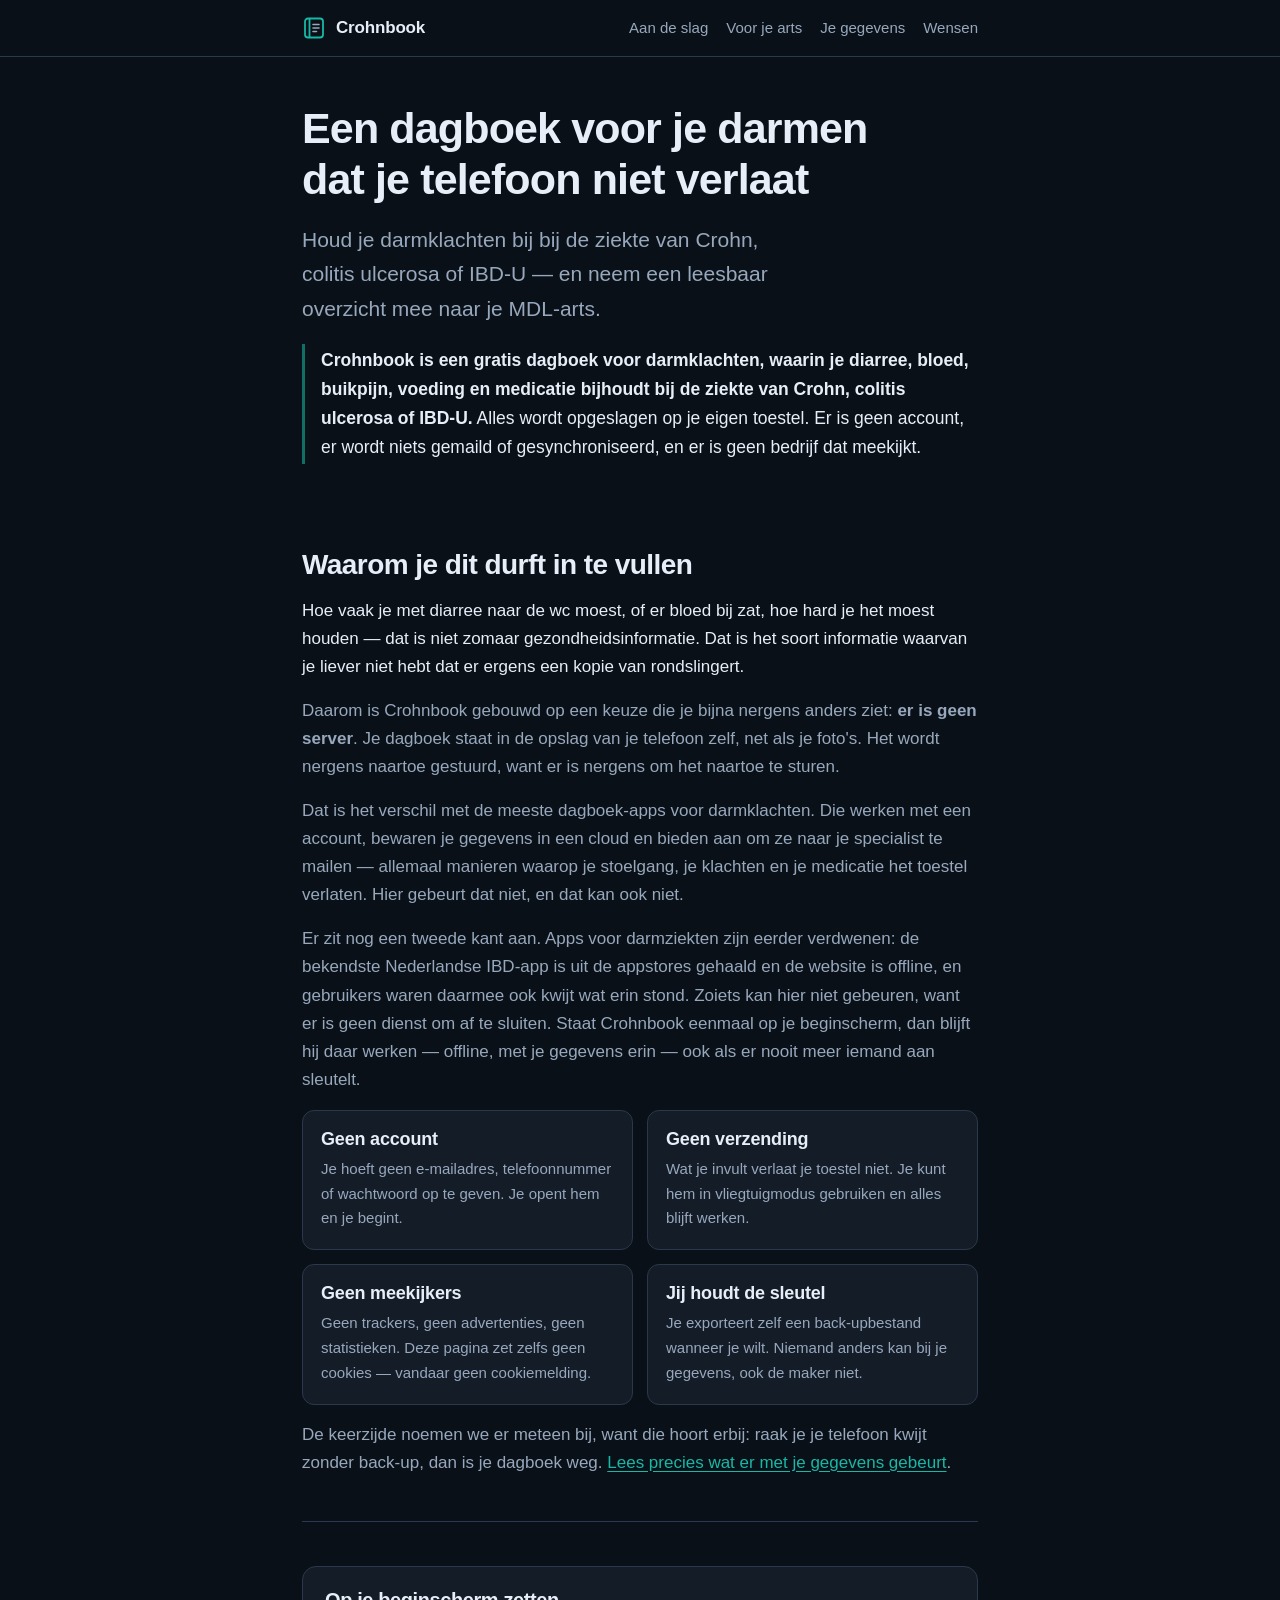
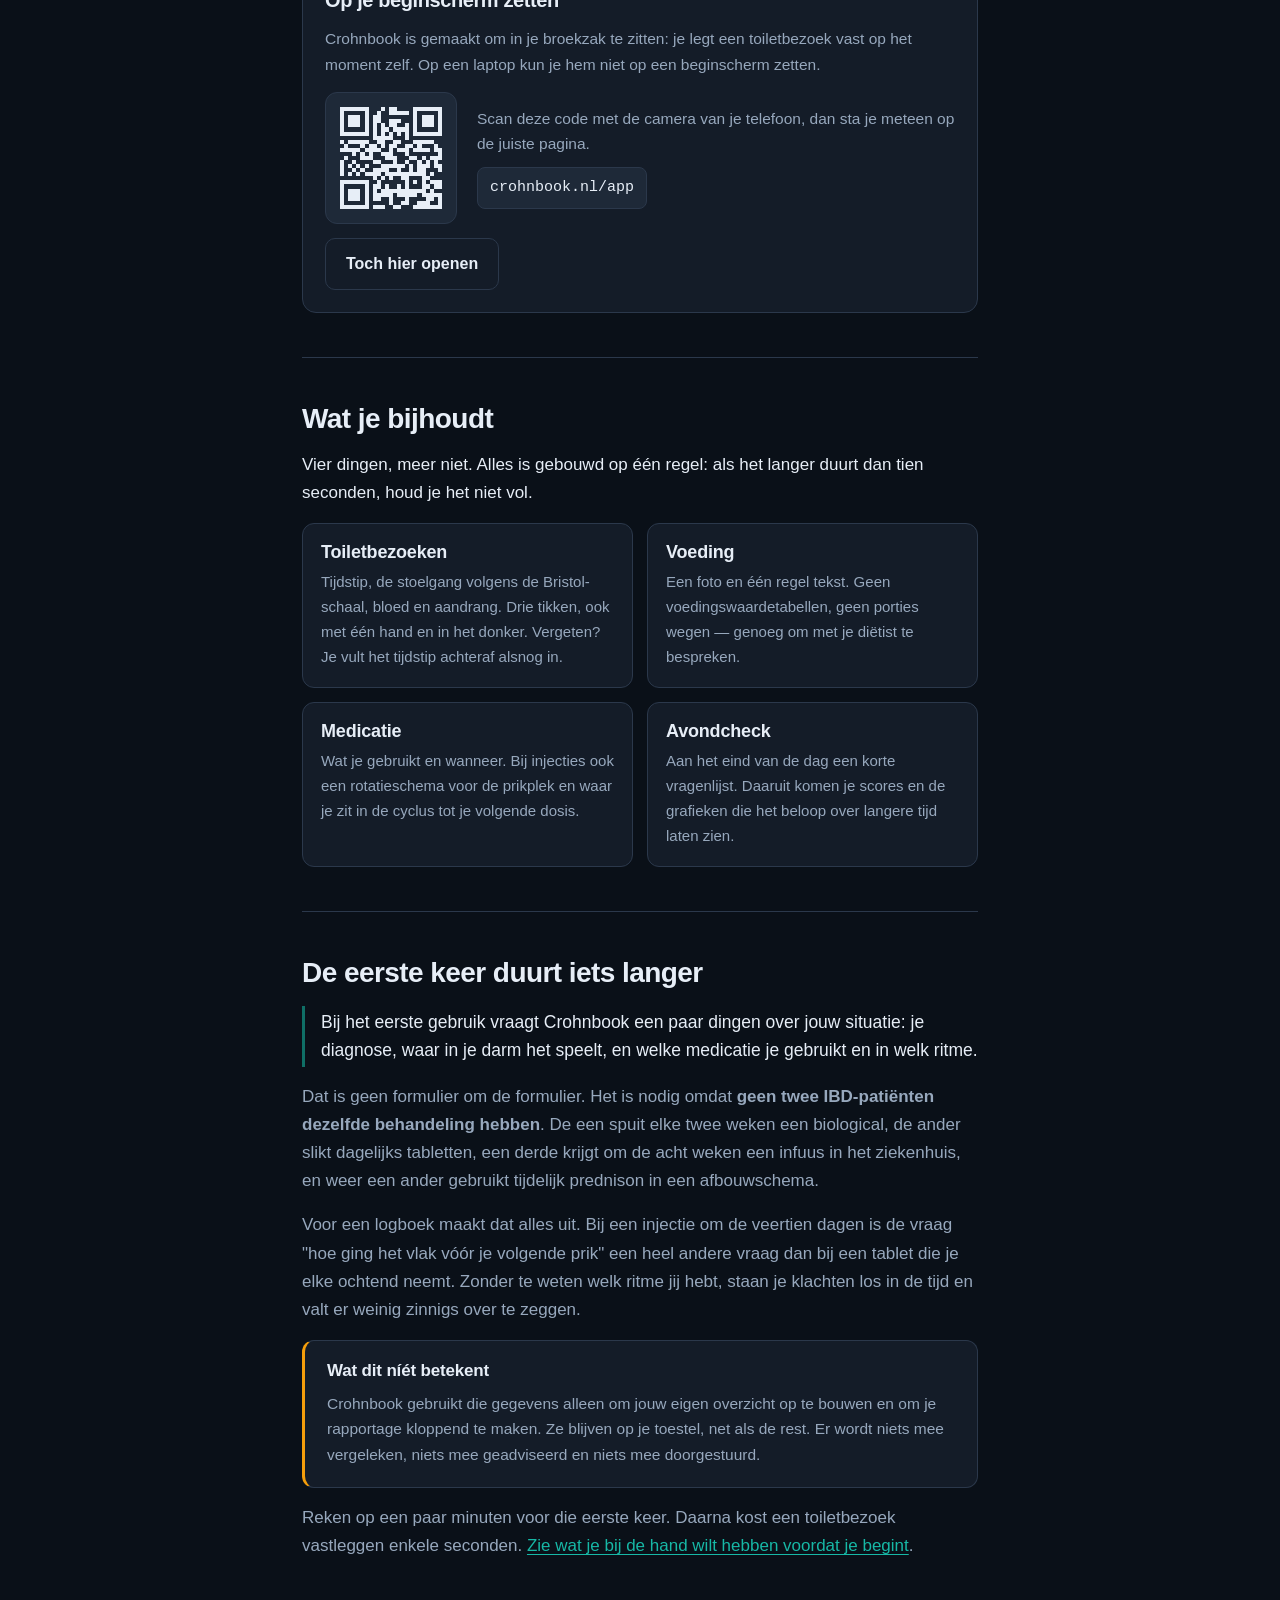
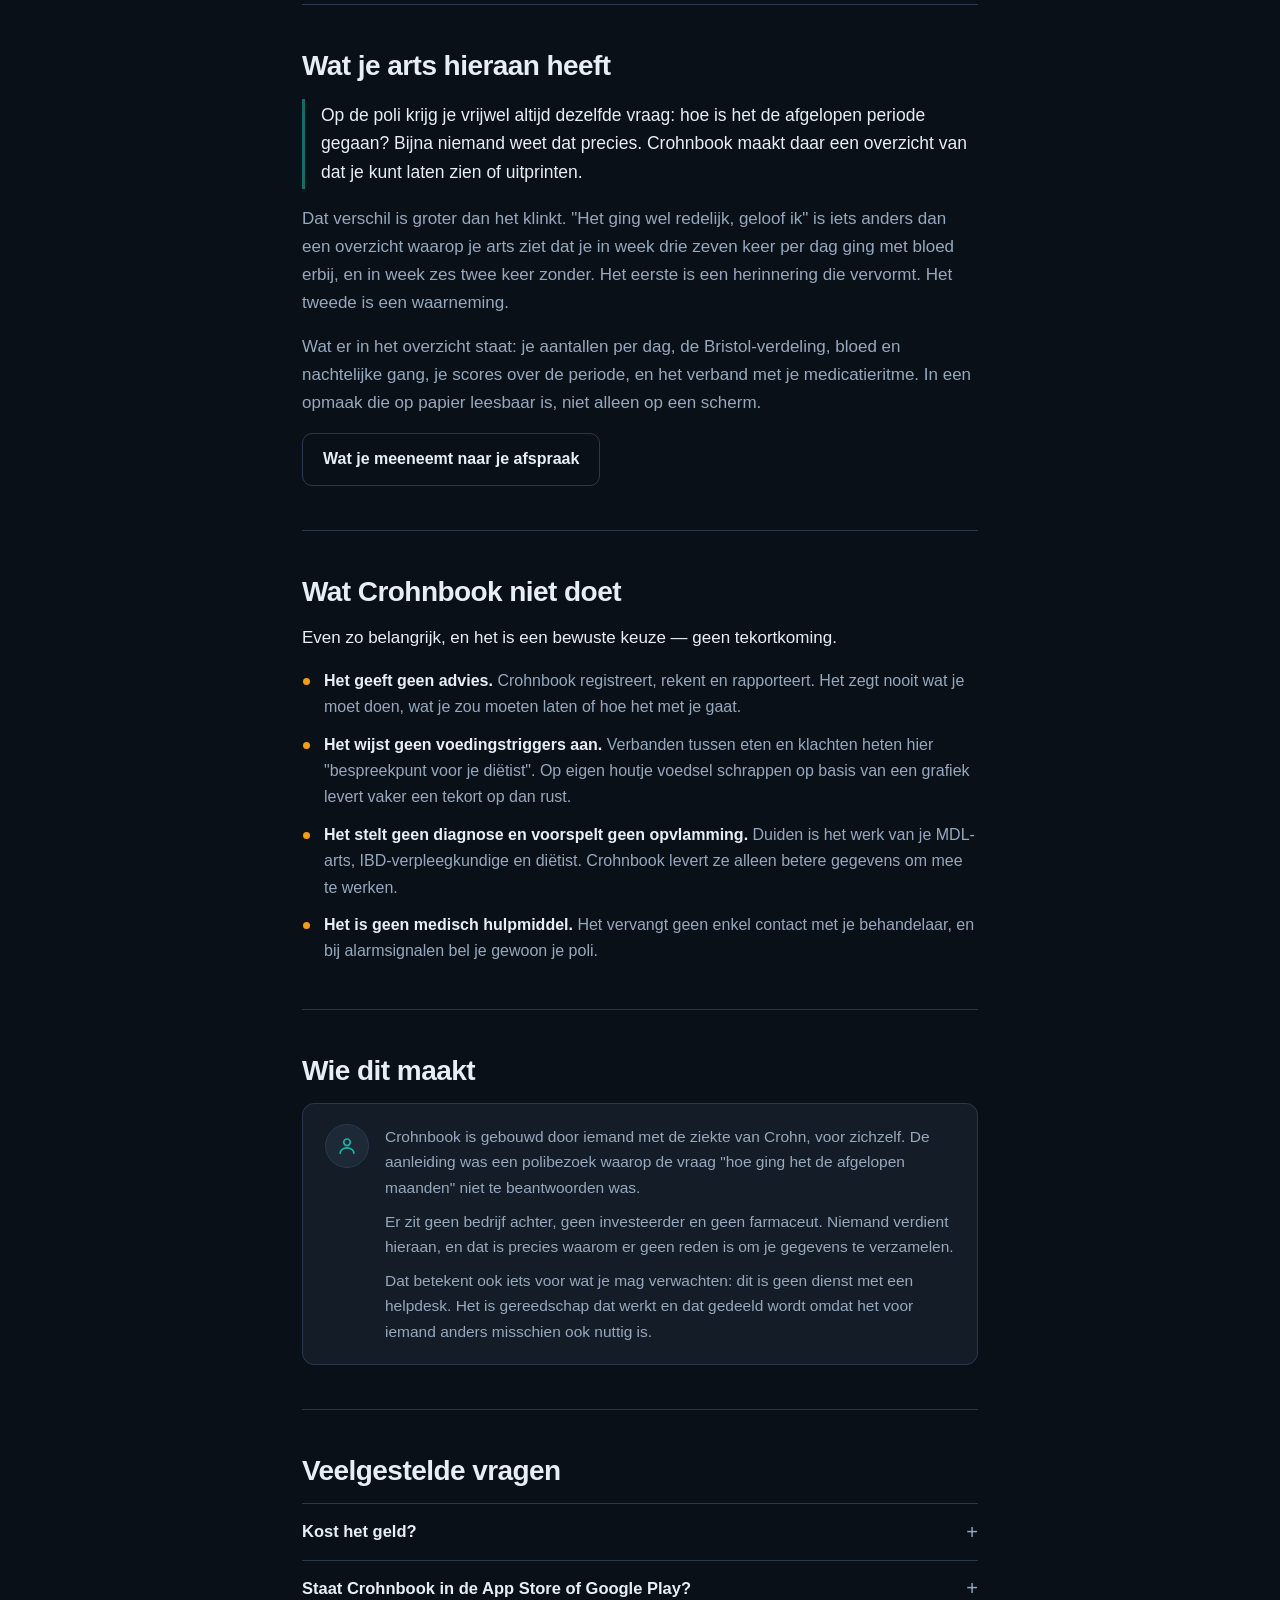
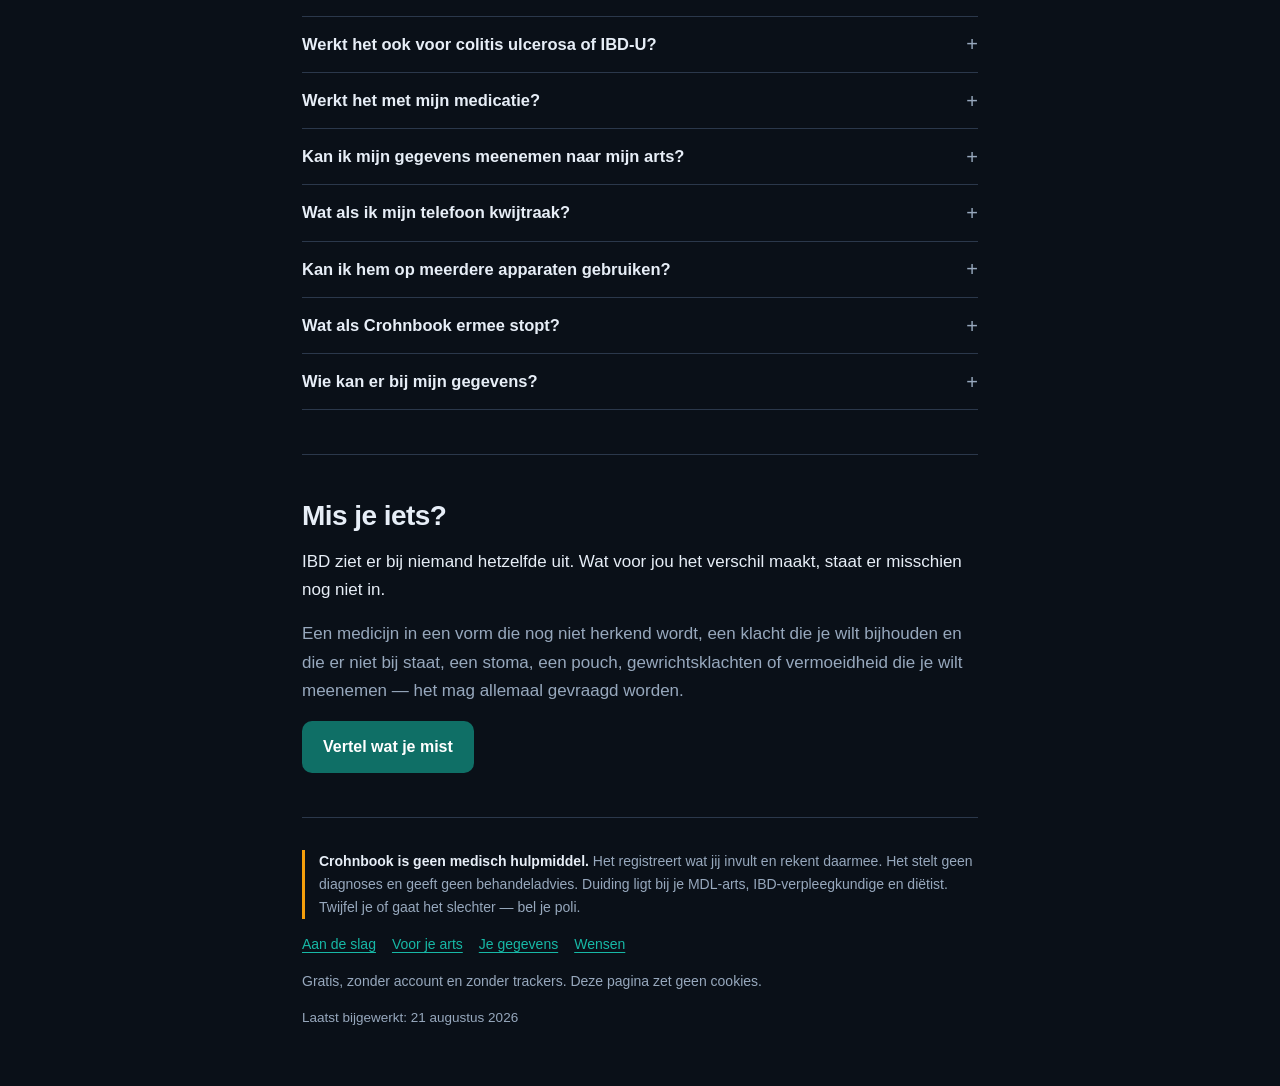
<file: index.html>
<!doctype html>
<html lang="nl">
<head>
<meta charset="UTF-8">
<meta name="viewport" content="width=device-width, initial-scale=1">
<title>Dagboek voor Crohn en colitis bijhouden op je telefoon — Crohnbook</title>
<meta name="description" content="Gratis dagboek voor darmklachten bij de ziekte van Crohn, colitis ulcerosa of IBD-U. Houd diarree, bloed, buikpijn, voeding en medicatie bij en neem een leesbaar overzicht mee naar je MDL-arts. Geen account, en niets wordt gemaild of gesynchroniseerd: je gegevens blijven op je eigen telefoon.">
<link rel="canonical" href="https://crohnbook.nl/">
<meta name="theme-color" content="#0a1018">

<meta property="og:type" content="website">
<meta property="og:locale" content="nl_NL">
<meta property="og:url" content="https://crohnbook.nl/">
<meta property="og:site_name" content="Crohnbook">
<meta property="og:title" content="Dagboek voor Crohn en colitis bijhouden op je telefoon — Crohnbook">
<meta property="og:description" content="Houd je darmklachten bij en neem een leesbaar overzicht mee naar je MDL-arts. Geen account, en niets wordt gemaild of gesynchroniseerd.">
<meta property="og:image" content="https://crohnbook.nl/app/icon-512.png">
<meta name="twitter:card" content="summary">

<link rel="icon" href="/app/icon-192.png">
<link rel="apple-touch-icon" href="/app/apple-touch-icon.png">
<link rel="stylesheet" href="/stijl.css">
</head>
<body>

<div class="topbalk">
  <div class="wrap">
    <a class="merk" href="/">
      <svg width="24" height="24" viewBox="0 0 24 24" fill="none" aria-hidden="true">
        <rect x="3" y="2.5" width="18" height="19" rx="3" stroke="#17b8a6" stroke-width="1.8"/>
        <path d="M7.5 2.5v19" stroke="#17b8a6" stroke-width="1.8"/>
        <path d="M11 8.5h6M11 12h6M11 15.5h3.5" stroke="#97a8bd" stroke-width="1.6" stroke-linecap="round"/>
      </svg>
      Crohnbook
    </a>
    <nav aria-label="Hoofdmenu">
      <a href="/aan-de-slag/">Aan de slag</a>
      <a href="/voor-je-arts/">Voor je arts</a>
      <a href="/privacy/">Je gegevens</a>
      <a href="/wensen/">Wensen</a>
    </nav>
  </div>
</div>

<div class="wrap">

  <header class="kop">
    <h1>Een dagboek voor je darmen dat je telefoon niet verlaat</h1>

    <p class="tagline">Houd je darmklachten bij bij de ziekte van Crohn, colitis ulcerosa of IBD-U — en neem een leesbaar overzicht mee naar je MDL-arts.</p>

    <p class="antwoord"><strong>Crohnbook is een gratis dagboek voor darmklachten, waarin je diarree, bloed, buikpijn, voeding en medicatie bijhoudt bij de ziekte van Crohn, colitis ulcerosa of IBD-U.</strong> Alles wordt opgeslagen op je eigen toestel. Er is geen account, er wordt niets gemaild of gesynchroniseerd, en er is geen bedrijf dat meekijkt.</p>
  </header>

  <section>
    <h2>Waarom je dit durft in te vullen</h2>

    <p class="lead">Hoe vaak je met diarree naar de wc moest, of er bloed bij zat, hoe hard je het moest houden — dat is niet zomaar gezondheidsinformatie. Dat is het soort informatie waarvan je liever niet hebt dat er ergens een kopie van rondslingert.</p>

    <p>Daarom is Crohnbook gebouwd op een keuze die je bijna nergens anders ziet: <b>er is geen server</b>. Je dagboek staat in de opslag van je telefoon zelf, net als je foto's. Het wordt nergens naartoe gestuurd, want er is nergens om het naartoe te sturen.</p>

    <p>Dat is het verschil met de meeste dagboek-apps voor darmklachten. Die werken met een account, bewaren je gegevens in een cloud en bieden aan om ze naar je specialist te mailen — allemaal manieren waarop je stoelgang, je klachten en je medicatie het toestel verlaten. Hier gebeurt dat niet, en dat kan ook niet.</p>

    <p>Er zit nog een tweede kant aan. Apps voor darmziekten zijn eerder verdwenen: de bekendste Nederlandse IBD-app is uit de appstores gehaald en de website is offline, en gebruikers waren daarmee ook kwijt wat erin stond. Zoiets kan hier niet gebeuren, want er is geen dienst om af te sluiten. Staat Crohnbook eenmaal op je beginscherm, dan blijft hij daar werken — offline, met je gegevens erin — ook als er nooit meer iemand aan sleutelt.</p>

    <div class="kaarten">
      <div class="kaart">
        <h3>Geen account</h3>
        <p>Je hoeft geen e-mailadres, telefoonnummer of wachtwoord op te geven. Je opent hem en je begint.</p>
      </div>
      <div class="kaart">
        <h3>Geen verzending</h3>
        <p>Wat je invult verlaat je toestel niet. Je kunt hem in vliegtuigmodus gebruiken en alles blijft werken.</p>
      </div>
      <div class="kaart">
        <h3>Geen meekijkers</h3>
        <p>Geen trackers, geen advertenties, geen statistieken. Deze pagina zet zelfs geen cookies — vandaar geen cookiemelding.</p>
      </div>
      <div class="kaart">
        <h3>Jij houdt de sleutel</h3>
        <p>Je exporteert zelf een back-upbestand wanneer je wilt. Niemand anders kan bij je gegevens, ook de maker niet.</p>
      </div>
    </div>

    <p>De keerzijde noemen we er meteen bij, want die hoort erbij: raak je je telefoon kwijt zonder back-up, dan is je dagboek weg. <a href="/privacy/">Lees precies wat er met je gegevens gebeurt</a>.</p>
  </section>

  <section>
    <div class="install" id="install" data-state="algemeen">
      <h2>Op je beginscherm zetten</h2>

      <div class="variant" data-for="algemeen">
        <p>Crohnbook komt niet uit een appstore. Je zet hem rechtstreeks op je beginscherm, waarna hij opent als een gewone app — zonder adresbalk, en ook zonder internet.</p>
        <ol class="stappen">
          <li><b>iPhone:</b> open <span class="adres">crohnbook.nl/app</span> in Safari, tik op het deelicoon en kies <b>Zet op beginscherm</b>.</li>
          <li><b>Android:</b> open het adres in Chrome, tik op de drie puntjes en kies <b>App installeren</b>.</li>
        </ol>
        <a class="knop" href="/app/">Crohnbook openen</a>
      </div>

      <div class="variant" data-for="ios-safari">
        <p>Nog drie tikken en Crohnbook staat tussen je andere apps.</p>
        <ol class="stappen">
          <li>Tik op het deelicoon
            <span class="glyph"><svg width="16" height="16" viewBox="0 0 24 24" fill="none" aria-hidden="true">
              <path d="M12 3v12M12 3l-3.4 3.4M12 3l3.4 3.4" stroke="currentColor" stroke-width="1.9" stroke-linecap="round" stroke-linejoin="round"/>
              <path d="M8 9.5H6.5A2.5 2.5 0 0 0 4 12v6.5A2.5 2.5 0 0 0 6.5 21h11a2.5 2.5 0 0 0 2.5-2.5V12a2.5 2.5 0 0 0-2.5-2.5H16" stroke="currentColor" stroke-width="1.9" stroke-linecap="round"/>
            </svg></span>
            <span data-plek="iphone">onderaan je scherm.</span><span data-plek="ipad" hidden>rechtsboven in de balk.</span>
          </li>
          <li>Scroll in het menu omlaag naar <b>Zet op beginscherm</b>
            <span class="glyph"><svg width="16" height="16" viewBox="0 0 24 24" fill="none" aria-hidden="true">
              <rect x="3.5" y="3.5" width="17" height="17" rx="4" stroke="currentColor" stroke-width="1.9"/>
              <path d="M12 8.5v7M8.5 12h7" stroke="currentColor" stroke-width="1.9" stroke-linecap="round"/>
            </svg></span>
          </li>
          <li>Tik rechtsboven op <b>Voeg toe</b>.</li>
        </ol>
        <p>Werkt dit niet? Dan kijk je waarschijnlijk in een ander venster dan Safari — alleen Safari kan op de iPhone iets aan je beginscherm toevoegen.</p>
      </div>

      <div class="variant" data-for="ios-anders">
        <p>Je bekijkt deze pagina niet in Safari. Op de iPhone en iPad kan alléén Safari een webapp aan je beginscherm toevoegen — in Chrome, Firefox of Edge zit die knop er niet in.</p>
        <p>Kopieer het adres hieronder, open Safari en plak het in de adresbalk.</p>
        <div class="adres">crohnbook.nl/app</div>
        <button class="knop" type="button" data-kopieer="https://crohnbook.nl/app/">Adres kopiëren</button>
      </div>

      <div class="variant" data-for="in-app">
        <p>Je bekijkt deze pagina in een venster binnen een andere app. Daar kun je niets aan je beginscherm toevoegen.</p>
        <p>Tik op de drie puntjes in de hoek van dit venster en kies <b>Open in browser</b> — of kopieer het adres en plak het zelf in Safari of Chrome.</p>
        <div class="adres">crohnbook.nl/app</div>
        <button class="knop" type="button" data-kopieer="https://crohnbook.nl/app/">Adres kopiëren</button>
      </div>

      <div class="variant" data-for="android">
        <p>Je kunt Crohnbook in één tik installeren. Hij komt tussen je andere apps te staan en werkt daarna ook zonder internet.</p>
        <button class="knop" type="button" id="android-installeer" hidden>Crohnbook installeren</button>
        <ol class="stappen" id="android-handmatig">
          <li>Tik op de drie puntjes rechtsboven in Chrome.</li>
          <li>Kies <b>App installeren</b> of <b>Toevoegen aan startscherm</b>.</li>
        </ol>
        <a class="knop stil" href="/app/">Eerst even rondkijken</a>
      </div>

      <div class="variant" data-for="desktop">
        <p>Crohnbook is gemaakt om in je broekzak te zitten: je legt een toiletbezoek vast op het moment zelf. Op een laptop kun je hem niet op een beginscherm zetten.</p>
        <div class="qr">
          <img src="/qr.svg" width="132" height="132" alt="QR-code naar crohnbook.nl/app">
          <div>
            <p>Scan deze code met de camera van je telefoon, dan sta je meteen op de juiste pagina.</p>
            <div class="adres">crohnbook.nl/app</div>
          </div>
        </div>
        <a class="knop stil" href="/app/">Toch hier openen</a>
      </div>

      <div class="variant" data-for="geinstalleerd">
        <p>Je hebt Crohnbook al op je toestel staan — je bekijkt deze pagina vanuit de geïnstalleerde app.</p>
        <a class="knop" href="/app/">Naar je logboek</a>
      </div>
    </div>
  </section>

  <section>
    <h2>Wat je bijhoudt</h2>
    <p class="lead">Vier dingen, meer niet. Alles is gebouwd op één regel: als het langer duurt dan tien seconden, houd je het niet vol.</p>
    <div class="kaarten">
      <div class="kaart">
        <h3>Toiletbezoeken</h3>
        <p>Tijdstip, de stoelgang volgens de Bristol-schaal, bloed en aandrang. Drie tikken, ook met één hand en in het donker. Vergeten? Je vult het tijdstip achteraf alsnog in.</p>
      </div>
      <div class="kaart">
        <h3>Voeding</h3>
        <p>Een foto en één regel tekst. Geen voedingswaardetabellen, geen porties wegen — genoeg om met je diëtist te bespreken.</p>
      </div>
      <div class="kaart">
        <h3>Medicatie</h3>
        <p>Wat je gebruikt en wanneer. Bij injecties ook een rotatieschema voor de prikplek en waar je zit in de cyclus tot je volgende dosis.</p>
      </div>
      <div class="kaart">
        <h3>Avondcheck</h3>
        <p>Aan het eind van de dag een korte vragenlijst. Daaruit komen je scores en de grafieken die het beloop over langere tijd laten zien.</p>
      </div>
    </div>
  </section>

  <section>
    <h2>De eerste keer duurt iets langer</h2>

    <p class="antwoord">Bij het eerste gebruik vraagt Crohnbook een paar dingen over jouw situatie: je diagnose, waar in je darm het speelt, en welke medicatie je gebruikt en in welk ritme.</p>

    <p>Dat is geen formulier om de formulier. Het is nodig omdat <b>geen twee IBD-patiënten dezelfde behandeling hebben</b>. De een spuit elke twee weken een biological, de ander slikt dagelijks tabletten, een derde krijgt om de acht weken een infuus in het ziekenhuis, en weer een ander gebruikt tijdelijk prednison in een afbouwschema.</p>

    <p>Voor een logboek maakt dat alles uit. Bij een injectie om de veertien dagen is de vraag "hoe ging het vlak vóór je volgende prik" een heel andere vraag dan bij een tablet die je elke ochtend neemt. Zonder te weten welk ritme jij hebt, staan je klachten los in de tijd en valt er weinig zinnigs over te zeggen.</p>

    <div class="blok let-op">
      <h3>Wat dit níét betekent</h3>
      <p>Crohnbook gebruikt die gegevens alleen om jouw eigen overzicht op te bouwen en om je rapportage kloppend te maken. Ze blijven op je toestel, net als de rest. Er wordt niets mee vergeleken, niets mee geadviseerd en niets mee doorgestuurd.</p>
    </div>

    <p>Reken op een paar minuten voor die eerste keer. Daarna kost een toiletbezoek vastleggen enkele seconden. <a href="/aan-de-slag/">Zie wat je bij de hand wilt hebben voordat je begint</a>.</p>
  </section>

  <section>
    <h2>Wat je arts hieraan heeft</h2>

    <p class="antwoord">Op de poli krijg je vrijwel altijd dezelfde vraag: hoe is het de afgelopen periode gegaan? Bijna niemand weet dat precies. Crohnbook maakt daar een overzicht van dat je kunt laten zien of uitprinten.</p>

    <p>Dat verschil is groter dan het klinkt. "Het ging wel redelijk, geloof ik" is iets anders dan een overzicht waarop je arts ziet dat je in week drie zeven keer per dag ging met bloed erbij, en in week zes twee keer zonder. Het eerste is een herinnering die vervormt. Het tweede is een waarneming.</p>

    <p>Wat er in het overzicht staat: je aantallen per dag, de Bristol-verdeling, bloed en nachtelijke gang, je scores over de periode, en het verband met je medicatieritme. In een opmaak die op papier leesbaar is, niet alleen op een scherm.</p>

    <a class="knop stil" href="/voor-je-arts/">Wat je meeneemt naar je afspraak</a>
  </section>

  <section>
    <h2>Wat Crohnbook niet doet</h2>
    <p class="lead">Even zo belangrijk, en het is een bewuste keuze — geen tekortkoming.</p>
    <ul class="punten niet">
      <li><b>Het geeft geen advies.</b> Crohnbook registreert, rekent en rapporteert. Het zegt nooit wat je moet doen, wat je zou moeten laten of hoe het met je gaat.</li>
      <li><b>Het wijst geen voedingstriggers aan.</b> Verbanden tussen eten en klachten heten hier "bespreekpunt voor je diëtist". Op eigen houtje voedsel schrappen op basis van een grafiek levert vaker een tekort op dan rust.</li>
      <li><b>Het stelt geen diagnose en voorspelt geen opvlamming.</b> Duiden is het werk van je MDL-arts, IBD-verpleegkundige en diëtist. Crohnbook levert ze alleen betere gegevens om mee te werken.</li>
      <li><b>Het is geen medisch hulpmiddel.</b> Het vervangt geen enkel contact met je behandelaar, en bij alarmsignalen bel je gewoon je poli.</li>
    </ul>
  </section>

  <section>
    <h2>Wie dit maakt</h2>
    <div class="maker">
      <div class="cirkel">
        <svg width="22" height="22" viewBox="0 0 24 24" fill="none" aria-hidden="true">
          <circle cx="12" cy="8" r="3.6" stroke="currentColor" stroke-width="1.8"/>
          <path d="M4.5 20c0-3.6 3.4-6 7.5-6s7.5 2.4 7.5 6" stroke="currentColor" stroke-width="1.8" stroke-linecap="round"/>
        </svg>
      </div>
      <div class="tekst">
        <p>Crohnbook is gebouwd door iemand met de ziekte van Crohn, voor zichzelf. De aanleiding was een polibezoek waarop de vraag "hoe ging het de afgelopen maanden" niet te beantwoorden was.</p>
        <p>Er zit geen bedrijf achter, geen investeerder en geen farmaceut. Niemand verdient hieraan, en dat is precies waarom er geen reden is om je gegevens te verzamelen.</p>
        <p>Dat betekent ook iets voor wat je mag verwachten: dit is geen dienst met een helpdesk. Het is gereedschap dat werkt en dat gedeeld wordt omdat het voor iemand anders misschien ook nuttig is.</p>
      </div>
    </div>
  </section>

  <section>
    <h2>Veelgestelde vragen</h2>
    <div class="faq">
      <details>
        <summary>Kost het geld?</summary>
        <p>Nee. Er is geen proefperiode, geen abonnement en geen betaalde versie. De app draait op je eigen toestel, dus er zijn nauwelijks kosten om te dekken.</p>
      </details>
      <details>
        <summary>Staat Crohnbook in de App Store of Google Play?</summary>
        <p>Nee, Crohnbook is een webapp. Je opent hem in je browser en zet hem op je beginscherm, waarna hij zich gedraagt als elke andere app. Dat scheelt jou een appstore-account en scheelt hem een goedkeuringsproces.</p>
      </details>
      <details>
        <summary>Werkt het ook voor colitis ulcerosa of IBD-U?</summary>
        <p>Ja. De naam komt van de ziekte van Crohn, maar wat je vastlegt — ontlasting, bloed, aandrang, voeding, medicatie — is bij colitis ulcerosa en IBD-U hetzelfde.</p>
      </details>
      <details>
        <summary>Werkt het met mijn medicatie?</summary>
        <p>Bij het eerste gebruik geef je op wat je gebruikt en in welk ritme: dagelijkse tabletten, een injectie om de zoveel weken, een infuus in het ziekenhuis of een afbouwschema. Crohnbook rekent daarmee, in plaats van uit te gaan van één standaardbehandeling.</p>
        <p>Mis je een toedieningsvorm of een schema dat niet past? <a href="/wensen/">Laat het weten</a> — daar is dit nog te jong voor om alles al te kennen.</p>
      </details>
      <details>
        <summary>Kan ik mijn gegevens meenemen naar mijn arts?</summary>
        <p>Ja. Je maakt een overzicht over een periode die je zelf kiest, met je aantallen, scores en grafieken erin. Dat is bedoeld om uit te printen of te laten zien tijdens je afspraak, niet om te vervangen wat je zelf vertelt.</p>
      </details>
      <details>
        <summary>Wat als ik mijn telefoon kwijtraak?</summary>
        <p>Dan is je dagboek weg, tenzij je een back-up hebt geëxporteerd. Dat is de prijs van de keuze om niets in een cloud te bewaren. Exporteer daarom af en toe een bestand naar je eigen opslag.</p>
      </details>
      <details>
        <summary>Kan ik hem op meerdere apparaten gebruiken?</summary>
        <p>Niet tegelijk met dezelfde gegevens — er is geen synchronisatie, want daar zou een server voor nodig zijn. Je kunt wel een export op een ander toestel importeren.</p>
      </details>
      <details>
        <summary>Wat als Crohnbook ermee stopt?</summary>
        <p>Dan blijft je geïnstalleerde app gewoon werken. Hij draait uit de opslag van je eigen toestel en heeft de website niet nodig om te starten — dat is dezelfde reden dat hij het zonder internet doet. Er is geen dienst die uitgezet kan worden en geen account dat verloopt.</p>
        <p>Wat er dan wél stopt: nieuwe verbeteringen, en de mogelijkheid om hem op een nieuw toestel te installeren. Daarom blijft het verstandig af en toe een back-up te exporteren — dat is je verzekering, niet de belofte van een leverancier.</p>
      </details>
      <details>
        <summary>Wie kan er bij mijn gegevens?</summary>
        <p>Alleen jij, op het toestel waar ze staan. Er is geen beheerder, geen database en geen back-upserver. Ook de maker kan niet zien dat je Crohnbook gebruikt, laat staan wat je invult.</p>
      </details>
    </div>
  </section>

  <section>
    <h2>Mis je iets?</h2>
    <p class="lead">IBD ziet er bij niemand hetzelfde uit. Wat voor jou het verschil maakt, staat er misschien nog niet in.</p>
    <p>Een medicijn in een vorm die nog niet herkend wordt, een klacht die je wilt bijhouden en die er niet bij staat, een stoma, een pouch, gewrichtsklachten of vermoeidheid die je wilt meenemen — het mag allemaal gevraagd worden.</p>
    <a class="knop" href="/wensen/">Vertel wat je mist</a>
  </section>

  <footer>
    <p class="disclaimer"><strong>Crohnbook is geen medisch hulpmiddel.</strong> Het registreert wat jij invult en rekent daarmee. Het stelt geen diagnoses en geeft geen behandeladvies. Duiding ligt bij je MDL-arts, IBD-verpleegkundige en diëtist. Twijfel je of gaat het slechter — bel je poli.</p>
    <nav aria-label="Voetmenu">
      <a href="/aan-de-slag/">Aan de slag</a>
      <a href="/voor-je-arts/">Voor je arts</a>
      <a href="/privacy/">Je gegevens</a>
      <a href="/wensen/">Wensen</a>
    </nav>
    <p>Gratis, zonder account en zonder trackers. Deze pagina zet geen cookies.</p>
    <p class="bijwerk">Laatst bijgewerkt: 21 augustus 2026</p>
  </footer>

</div>

<script type="application/ld+json">
{
  "@context": "https://schema.org",
  "@graph": [
    {
      "@type": "WebSite",
      "@id": "https://crohnbook.nl/#website",
      "url": "https://crohnbook.nl/",
      "name": "Crohnbook",
      "inLanguage": "nl-NL",
      "description": "Logboek voor mensen met de ziekte van Crohn, colitis ulcerosa of IBD-U. Alles blijft op je eigen toestel."
    },
    {
      "@type": "SoftwareApplication",
      "@id": "https://crohnbook.nl/#app",
      "name": "Crohnbook",
      "url": "https://crohnbook.nl/app/",
      "applicationCategory": "HealthApplication",
      "operatingSystem": "iOS, Android, web",
      "inLanguage": "nl-NL",
      "isAccessibleForFree": true,
      "description": "Webapp om bij inflammatoire darmziekten toiletbezoeken, voeding, medicatie en dagelijkse klachten bij te houden. Werkt offline en slaat alles lokaal op het toestel op, zonder account en zonder server.",
      "featureList": [
        "Toiletbezoeken vastleggen met Bristol-type, bloed en aandrang",
        "Voeding vastleggen met foto en korte notitie",
        "Medicatie bijhouden, ook injecties met rotatieschema",
        "Dagelijkse avondcheck met scores over langere tijd",
        "Rapportage om mee te nemen naar de MDL-arts",
        "Volledig offline, zonder account of dataverzending"
      ],
      "offers": { "@type": "Offer", "price": "0", "priceCurrency": "EUR" }
    },
    {
      "@type": "FAQPage",
      "@id": "https://crohnbook.nl/#faq",
      "mainEntity": [
        { "@type": "Question", "name": "Kost Crohnbook geld?", "acceptedAnswer": { "@type": "Answer", "text": "Nee. Er is geen proefperiode, geen abonnement en geen betaalde versie. De app draait op je eigen toestel." } },
        { "@type": "Question", "name": "Staat Crohnbook in de App Store of Google Play?", "acceptedAnswer": { "@type": "Answer", "text": "Nee, Crohnbook is een webapp. Je opent hem in je browser en zet hem op je beginscherm, waarna hij zich gedraagt als elke andere app." } },
        { "@type": "Question", "name": "Werkt Crohnbook ook voor colitis ulcerosa of IBD-U?", "acceptedAnswer": { "@type": "Answer", "text": "Ja. De naam komt van de ziekte van Crohn, maar wat je vastlegt — ontlasting, bloed, aandrang, voeding, medicatie — is bij colitis ulcerosa en IBD-U hetzelfde." } },
        { "@type": "Question", "name": "Werkt Crohnbook met mijn medicatie?", "acceptedAnswer": { "@type": "Answer", "text": "Bij het eerste gebruik geef je op wat je gebruikt en in welk ritme: dagelijkse tabletten, een injectie om de zoveel weken, een infuus in het ziekenhuis of een afbouwschema. Crohnbook rekent daarmee in plaats van uit te gaan van één standaardbehandeling." } },
        { "@type": "Question", "name": "Kan ik mijn gegevens meenemen naar mijn arts?", "acceptedAnswer": { "@type": "Answer", "text": "Ja. Je maakt een overzicht over een zelfgekozen periode met aantallen, scores en grafieken, bedoeld om uit te printen of te laten zien tijdens je afspraak." } },
        { "@type": "Question", "name": "Wat gebeurt er als ik mijn telefoon kwijtraak?", "acceptedAnswer": { "@type": "Answer", "text": "Dan is je logboek weg, tenzij je een back-up hebt geëxporteerd. Er wordt niets in een cloud bewaard." } },
        { "@type": "Question", "name": "Wat als Crohnbook ermee stopt?", "acceptedAnswer": { "@type": "Answer", "text": "Dan blijft je geïnstalleerde app gewoon werken. Hij draait uit de opslag van je eigen toestel en heeft de website niet nodig om te starten. Er is geen dienst die uitgezet kan worden en geen account dat verloopt. Wat er wel stopt: nieuwe verbeteringen en de mogelijkheid om hem op een nieuw toestel te installeren." } },
        { "@type": "Question", "name": "Wie kan er bij mijn gegevens in Crohnbook?", "acceptedAnswer": { "@type": "Answer", "text": "Alleen jij, op het toestel waar ze staan. Er is geen beheerder, geen database en geen back-upserver. Ook de maker kan niet zien dat je Crohnbook gebruikt." } }
      ]
    }
  ]
}
</script>

<script src="/installeren.js" defer></script>

</body>
</html>
</file>
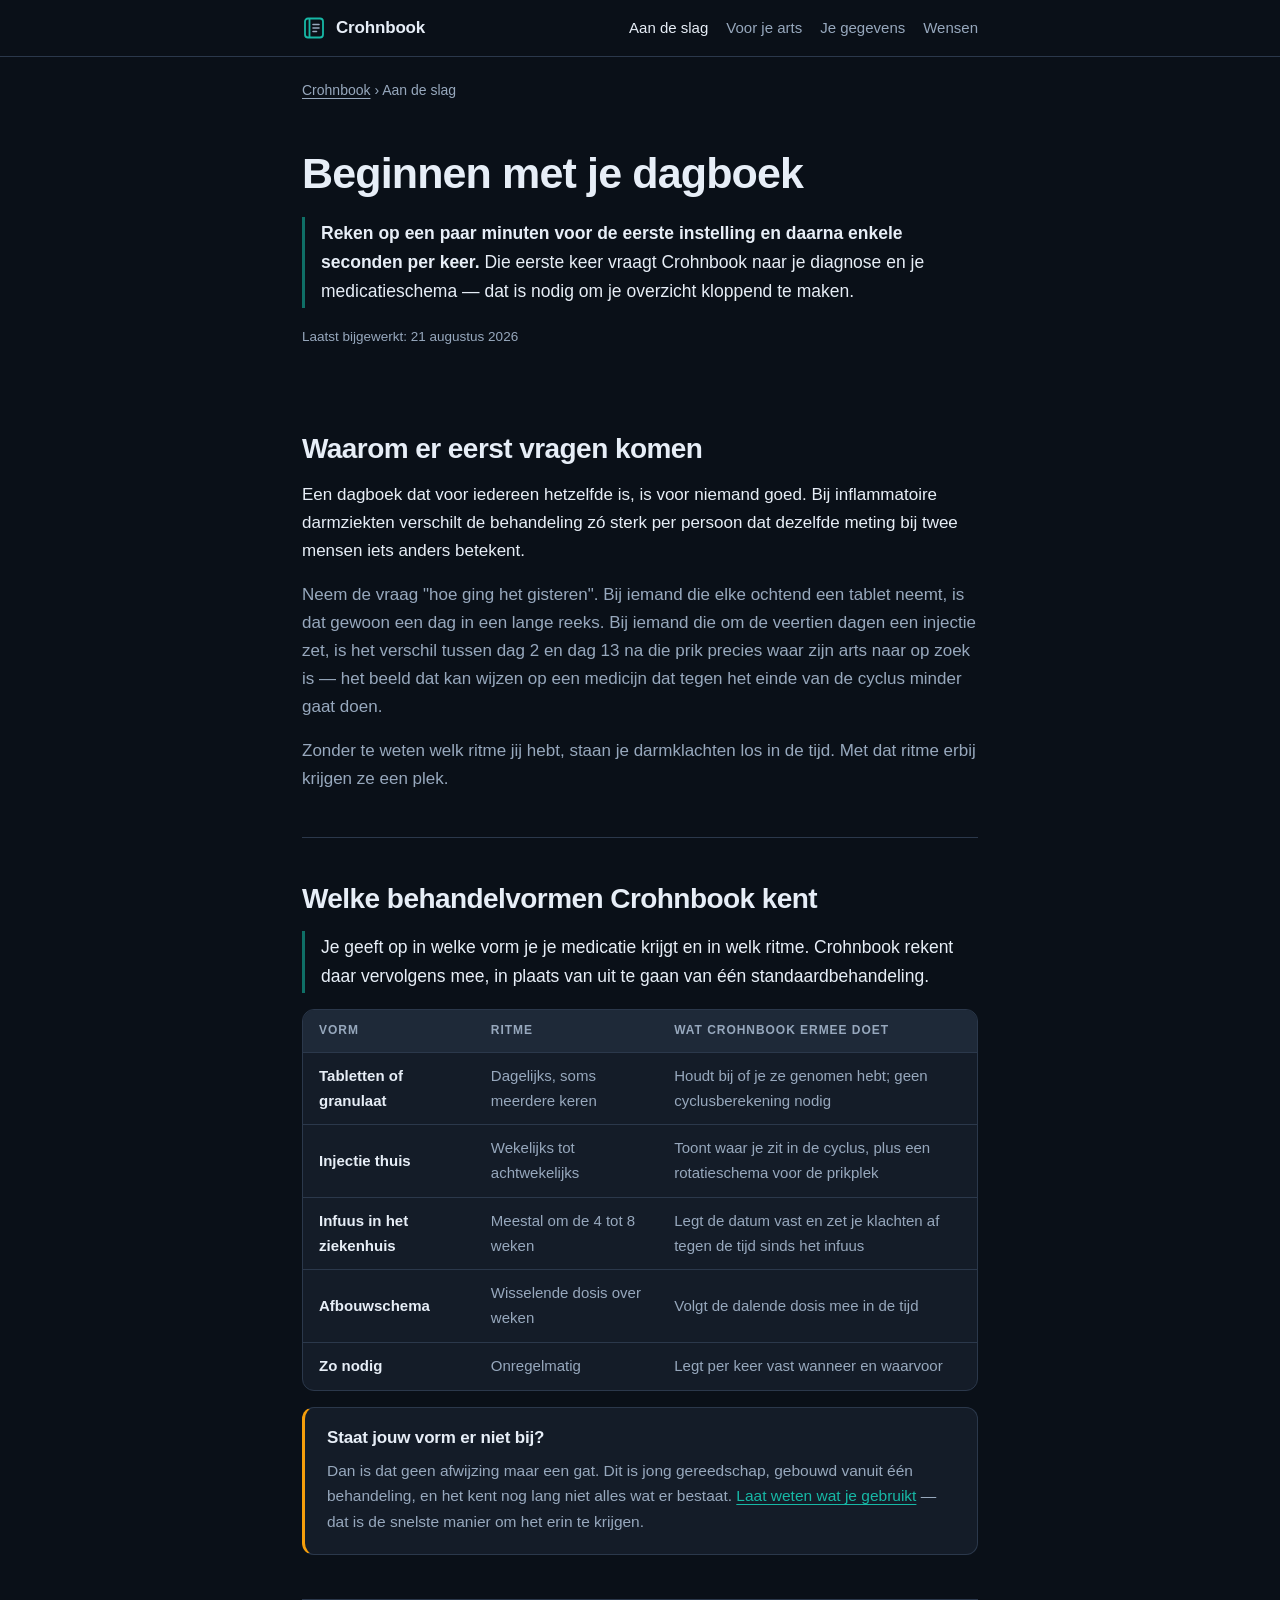
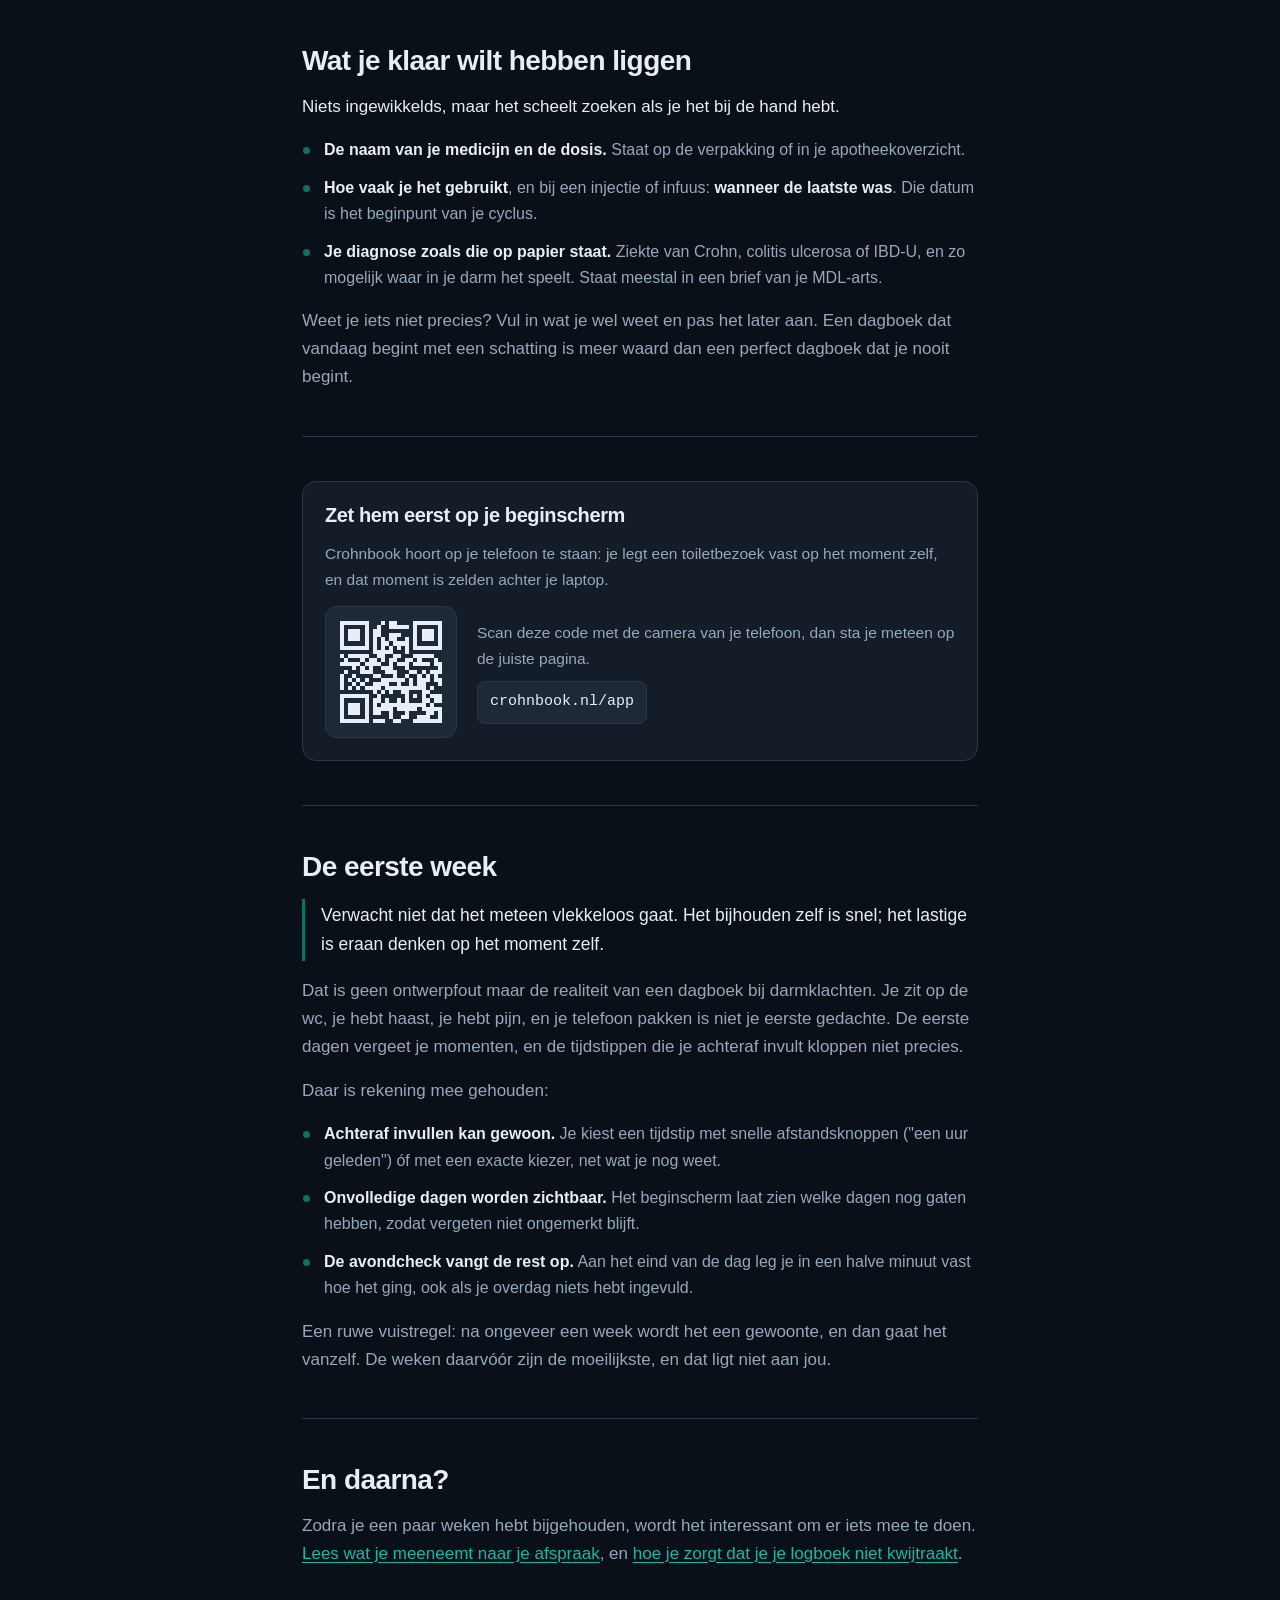
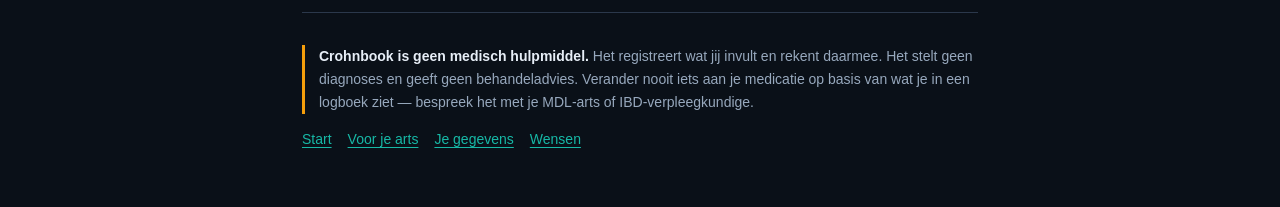
<file: aan-de-slag/index.html>
<!doctype html>
<html lang="nl">
<head>
<meta charset="UTF-8">
<meta name="viewport" content="width=device-width, initial-scale=1">
<title>Beginnen met een dagboek voor je darmklachten — Crohnbook</title>
<meta name="description" content="Zo begin je met het bijhouden van je darmklachten bij Crohn of colitis ulcerosa. De eerste keer vraagt Crohnbook naar je diagnose en je medicatieschema, omdat geen twee IBD-patiënten dezelfde behandeling hebben. Wat je klaar wilt hebben liggen en wat je de eerste week kunt verwachten.">
<link rel="canonical" href="https://crohnbook.nl/aan-de-slag/">
<meta name="theme-color" content="#0a1018">

<meta property="og:type" content="article">
<meta property="og:locale" content="nl_NL">
<meta property="og:url" content="https://crohnbook.nl/aan-de-slag/">
<meta property="og:site_name" content="Crohnbook">
<meta property="og:title" content="Beginnen met een dagboek voor je darmklachten — Crohnbook">
<meta property="og:description" content="Wat de eerste instelling vraagt, waarom je medicatieritme uitmaakt, en wat je de eerste week kunt verwachten.">
<meta property="og:image" content="https://crohnbook.nl/app/icon-512.png">
<meta name="twitter:card" content="summary">

<link rel="icon" href="/app/icon-192.png">
<link rel="stylesheet" href="/stijl.css">
</head>
<body>

<div class="topbalk">
  <div class="wrap">
    <a class="merk" href="/">
      <svg width="24" height="24" viewBox="0 0 24 24" fill="none" aria-hidden="true">
        <rect x="3" y="2.5" width="18" height="19" rx="3" stroke="#17b8a6" stroke-width="1.8"/>
        <path d="M7.5 2.5v19" stroke="#17b8a6" stroke-width="1.8"/>
        <path d="M11 8.5h6M11 12h6M11 15.5h3.5" stroke="#97a8bd" stroke-width="1.6" stroke-linecap="round"/>
      </svg>
      Crohnbook
    </a>
    <nav aria-label="Hoofdmenu">
      <a href="/aan-de-slag/" aria-current="page">Aan de slag</a>
      <a href="/voor-je-arts/">Voor je arts</a>
      <a href="/privacy/">Je gegevens</a>
      <a href="/wensen/">Wensen</a>
    </nav>
  </div>
</div>

<div class="wrap">

  <nav class="kruimels" aria-label="Kruimelpad">
    <a href="/">Crohnbook</a> &rsaquo; Aan de slag
  </nav>

  <header class="kop">
    <h1>Beginnen met je dagboek</h1>
    <p class="antwoord"><strong>Reken op een paar minuten voor de eerste instelling en daarna enkele seconden per keer.</strong> Die eerste keer vraagt Crohnbook naar je diagnose en je medicatieschema — dat is nodig om je overzicht kloppend te maken.</p>
    <p class="bijwerk">Laatst bijgewerkt: 21 augustus 2026</p>
  </header>

  <section>
    <h2>Waarom er eerst vragen komen</h2>

    <p class="lead">Een dagboek dat voor iedereen hetzelfde is, is voor niemand goed. Bij inflammatoire darmziekten verschilt de behandeling zó sterk per persoon dat dezelfde meting bij twee mensen iets anders betekent.</p>

    <p>Neem de vraag "hoe ging het gisteren". Bij iemand die elke ochtend een tablet neemt, is dat gewoon een dag in een lange reeks. Bij iemand die om de veertien dagen een injectie zet, is het verschil tussen dag 2 en dag 13 na die prik precies waar zijn arts naar op zoek is — het beeld dat kan wijzen op een medicijn dat tegen het einde van de cyclus minder gaat doen.</p>

    <p>Zonder te weten welk ritme jij hebt, staan je darmklachten los in de tijd. Met dat ritme erbij krijgen ze een plek.</p>
  </section>

  <section>
    <h2>Welke behandelvormen Crohnbook kent</h2>

    <p class="antwoord">Je geeft op in welke vorm je je medicatie krijgt en in welk ritme. Crohnbook rekent daar vervolgens mee, in plaats van uit te gaan van één standaardbehandeling.</p>

    <div class="tabel-scroll">
      <table>
        <thead>
          <tr><th>Vorm</th><th>Ritme</th><th>Wat Crohnbook ermee doet</th></tr>
        </thead>
        <tbody>
          <tr><td><b>Tabletten of granulaat</b></td><td>Dagelijks, soms meerdere keren</td><td>Houdt bij of je ze genomen hebt; geen cyclusberekening nodig</td></tr>
          <tr><td><b>Injectie thuis</b></td><td>Wekelijks tot achtwekelijks</td><td>Toont waar je zit in de cyclus, plus een rotatieschema voor de prikplek</td></tr>
          <tr><td><b>Infuus in het ziekenhuis</b></td><td>Meestal om de 4 tot 8 weken</td><td>Legt de datum vast en zet je klachten af tegen de tijd sinds het infuus</td></tr>
          <tr><td><b>Afbouwschema</b></td><td>Wisselende dosis over weken</td><td>Volgt de dalende dosis mee in de tijd</td></tr>
          <tr><td><b>Zo nodig</b></td><td>Onregelmatig</td><td>Legt per keer vast wanneer en waarvoor</td></tr>
        </tbody>
      </table>
    </div>

    <div class="blok let-op">
      <h3>Staat jouw vorm er niet bij?</h3>
      <p>Dan is dat geen afwijzing maar een gat. Dit is jong gereedschap, gebouwd vanuit één behandeling, en het kent nog lang niet alles wat er bestaat. <a href="/wensen/">Laat weten wat je gebruikt</a> — dat is de snelste manier om het erin te krijgen.</p>
    </div>
  </section>

  <section>
    <h2>Wat je klaar wilt hebben liggen</h2>

    <p class="lead">Niets ingewikkelds, maar het scheelt zoeken als je het bij de hand hebt.</p>

    <ul class="punten">
      <li><b>De naam van je medicijn en de dosis.</b> Staat op de verpakking of in je apotheekoverzicht.</li>
      <li><b>Hoe vaak je het gebruikt</b>, en bij een injectie of infuus: <b>wanneer de laatste was</b>. Die datum is het beginpunt van je cyclus.</li>
      <li><b>Je diagnose zoals die op papier staat.</b> Ziekte van Crohn, colitis ulcerosa of IBD-U, en zo mogelijk waar in je darm het speelt. Staat meestal in een brief van je MDL-arts.</li>
    </ul>

    <p>Weet je iets niet precies? Vul in wat je wel weet en pas het later aan. Een dagboek dat vandaag begint met een schatting is meer waard dan een perfect dagboek dat je nooit begint.</p>
  </section>

  <section>
    <div class="install" id="install" data-state="algemeen">
      <h2>Zet hem eerst op je beginscherm</h2>

      <div class="variant" data-for="algemeen">
        <p>Doe dit vóór je begint met invullen. Vanaf je beginscherm opent Crohnbook zonder adresbalk, werkt hij offline, en is de kans veel kleiner dat je toestel de opslag ooit opruimt.</p>
        <ol class="stappen">
          <li><b>iPhone:</b> open <span class="adres">crohnbook.nl/app</span> in Safari, tik op het deelicoon en kies <b>Zet op beginscherm</b>.</li>
          <li><b>Android:</b> open het adres in Chrome, tik op de drie puntjes en kies <b>App installeren</b>.</li>
        </ol>
        <a class="knop" href="/app/">Crohnbook openen</a>
      </div>

      <div class="variant" data-for="ios-safari">
        <p>Doe dit vóór je begint met invullen — vanaf je beginscherm werkt hij offline en blijft je logboek beter bewaard.</p>
        <ol class="stappen">
          <li>Tik op het deelicoon
            <span class="glyph"><svg width="16" height="16" viewBox="0 0 24 24" fill="none" aria-hidden="true">
              <path d="M12 3v12M12 3l-3.4 3.4M12 3l3.4 3.4" stroke="currentColor" stroke-width="1.9" stroke-linecap="round" stroke-linejoin="round"/>
              <path d="M8 9.5H6.5A2.5 2.5 0 0 0 4 12v6.5A2.5 2.5 0 0 0 6.5 21h11a2.5 2.5 0 0 0 2.5-2.5V12a2.5 2.5 0 0 0-2.5-2.5H16" stroke="currentColor" stroke-width="1.9" stroke-linecap="round"/>
            </svg></span>
            <span data-plek="iphone">onderaan je scherm.</span><span data-plek="ipad" hidden>rechtsboven in de balk.</span>
          </li>
          <li>Scroll in het menu omlaag naar <b>Zet op beginscherm</b>
            <span class="glyph"><svg width="16" height="16" viewBox="0 0 24 24" fill="none" aria-hidden="true">
              <rect x="3.5" y="3.5" width="17" height="17" rx="4" stroke="currentColor" stroke-width="1.9"/>
              <path d="M12 8.5v7M8.5 12h7" stroke="currentColor" stroke-width="1.9" stroke-linecap="round"/>
            </svg></span>
          </li>
          <li>Tik rechtsboven op <b>Voeg toe</b>.</li>
        </ol>
      </div>

      <div class="variant" data-for="ios-anders">
        <p>Je bekijkt deze pagina niet in Safari. Op de iPhone en iPad kan alléén Safari een webapp aan je beginscherm toevoegen.</p>
        <p>Kopieer het adres, open Safari en plak het in de adresbalk.</p>
        <div class="adres">crohnbook.nl/app</div>
        <button class="knop" type="button" data-kopieer="https://crohnbook.nl/app/">Adres kopiëren</button>
      </div>

      <div class="variant" data-for="in-app">
        <p>Je bekijkt deze pagina in een venster binnen een andere app. Daar kun je niets aan je beginscherm toevoegen.</p>
        <p>Tik op de drie puntjes in de hoek van dit venster en kies <b>Open in browser</b>, of kopieer het adres.</p>
        <div class="adres">crohnbook.nl/app</div>
        <button class="knop" type="button" data-kopieer="https://crohnbook.nl/app/">Adres kopiëren</button>
      </div>

      <div class="variant" data-for="android">
        <p>Je kunt Crohnbook in één tik installeren. Doe dat vóór je begint met invullen.</p>
        <button class="knop" type="button" id="android-installeer" hidden>Crohnbook installeren</button>
        <ol class="stappen" id="android-handmatig">
          <li>Tik op de drie puntjes rechtsboven in Chrome.</li>
          <li>Kies <b>App installeren</b> of <b>Toevoegen aan startscherm</b>.</li>
        </ol>
      </div>

      <div class="variant" data-for="desktop">
        <p>Crohnbook hoort op je telefoon te staan: je legt een toiletbezoek vast op het moment zelf, en dat moment is zelden achter je laptop.</p>
        <div class="qr">
          <img src="/qr.svg" width="132" height="132" alt="QR-code naar crohnbook.nl/app">
          <div>
            <p>Scan deze code met de camera van je telefoon, dan sta je meteen op de juiste pagina.</p>
            <div class="adres">crohnbook.nl/app</div>
          </div>
        </div>
      </div>

      <div class="variant" data-for="geinstalleerd">
        <p>Hij staat al op je toestel. Je kunt meteen beginnen.</p>
        <a class="knop" href="/app/">Naar je logboek</a>
      </div>
    </div>
  </section>

  <section>
    <h2>De eerste week</h2>

    <p class="antwoord">Verwacht niet dat het meteen vlekkeloos gaat. Het bijhouden zelf is snel; het lastige is eraan denken op het moment zelf.</p>

    <p>Dat is geen ontwerpfout maar de realiteit van een dagboek bij darmklachten. Je zit op de wc, je hebt haast, je hebt pijn, en je telefoon pakken is niet je eerste gedachte. De eerste dagen vergeet je momenten, en de tijdstippen die je achteraf invult kloppen niet precies.</p>

    <p>Daar is rekening mee gehouden:</p>

    <ul class="punten">
      <li><b>Achteraf invullen kan gewoon.</b> Je kiest een tijdstip met snelle afstandsknoppen ("een uur geleden") óf met een exacte kiezer, net wat je nog weet.</li>
      <li><b>Onvolledige dagen worden zichtbaar.</b> Het beginscherm laat zien welke dagen nog gaten hebben, zodat vergeten niet ongemerkt blijft.</li>
      <li><b>De avondcheck vangt de rest op.</b> Aan het eind van de dag leg je in een halve minuut vast hoe het ging, ook als je overdag niets hebt ingevuld.</li>
    </ul>

    <p>Een ruwe vuistregel: na ongeveer een week wordt het een gewoonte, en dan gaat het vanzelf. De weken daarvóór zijn de moeilijkste, en dat ligt niet aan jou.</p>
  </section>

  <section>
    <h2>En daarna?</h2>
    <p>Zodra je een paar weken hebt bijgehouden, wordt het interessant om er iets mee te doen. <a href="/voor-je-arts/">Lees wat je meeneemt naar je afspraak</a>, en <a href="/privacy/">hoe je zorgt dat je je logboek niet kwijtraakt</a>.</p>
  </section>

  <footer>
    <p class="disclaimer"><strong>Crohnbook is geen medisch hulpmiddel.</strong> Het registreert wat jij invult en rekent daarmee. Het stelt geen diagnoses en geeft geen behandeladvies. Verander nooit iets aan je medicatie op basis van wat je in een logboek ziet — bespreek het met je MDL-arts of IBD-verpleegkundige.</p>
    <nav aria-label="Voetmenu">
      <a href="/">Start</a>
      <a href="/voor-je-arts/">Voor je arts</a>
      <a href="/privacy/">Je gegevens</a>
      <a href="/wensen/">Wensen</a>
    </nav>
  </footer>

</div>

<script type="application/ld+json">
{
  "@context": "https://schema.org",
  "@type": "WebPage",
  "@id": "https://crohnbook.nl/aan-de-slag/",
  "url": "https://crohnbook.nl/aan-de-slag/",
  "name": "Beginnen met een dagboek voor je darmklachten",
  "inLanguage": "nl-NL",
  "dateModified": "2026-08-21",
  "description": "Zo begin je met het bijhouden van je darmklachten: wat de eerste instelling van Crohnbook vraagt, waarom je medicatieritme uitmaakt en wat je de eerste week kunt verwachten.",
  "isPartOf": { "@id": "https://crohnbook.nl/#website" },
  "breadcrumb": {
    "@type": "BreadcrumbList",
    "itemListElement": [
      { "@type": "ListItem", "position": 1, "name": "Crohnbook", "item": "https://crohnbook.nl/" },
      { "@type": "ListItem", "position": 2, "name": "Aan de slag" }
    ]
  }
}
</script>

<script src="/installeren.js" defer></script>

</body>
</html>
</file>
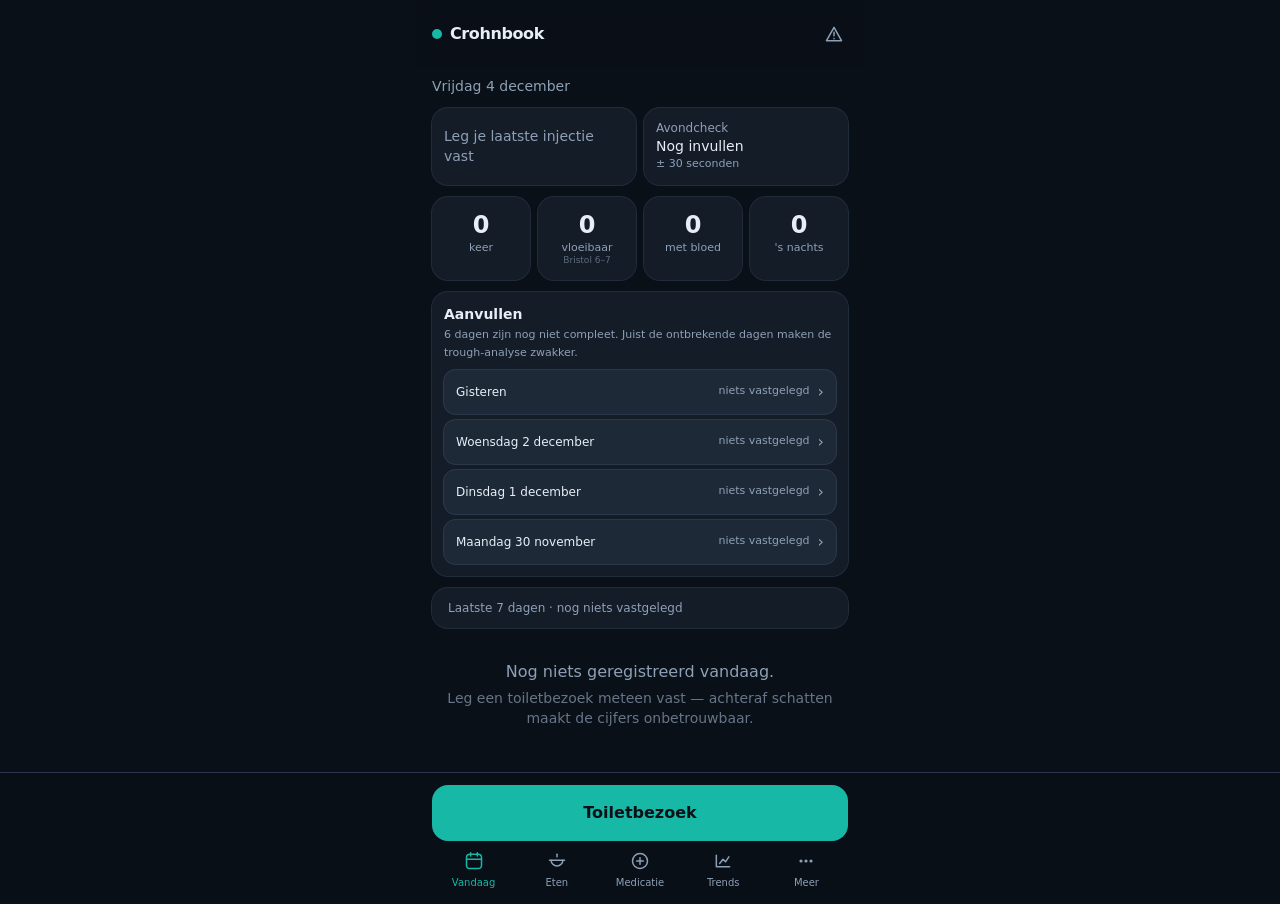
<file: app/index.html>
<!doctype html>
<html lang="nl">
  <head>
    <meta charset="UTF-8" />
    <meta name="viewport" content="width=device-width, initial-scale=1.0, viewport-fit=cover, maximum-scale=1.0, user-scalable=no" />
    <meta name="theme-color" content="#0a1018" />
    <!-- De app is een leeg dagboek zonder inhoud. Laat zoekmachines hem ophalen
         (anders zien ze de noindex niet) maar niet in de resultaten zetten; de
         landingspagina op / is wat gevonden moet worden. -->
    <meta name="robots" content="noindex, follow" />
    <meta name="apple-mobile-web-app-capable" content="yes" />
    <meta name="apple-mobile-web-app-status-bar-style" content="black-translucent" />
    <meta name="apple-mobile-web-app-title" content="Crohnbook" />
    <link rel="apple-touch-icon" href="/app/apple-touch-icon.png" />
    <title>Crohnbook</title>
    <script type="module" crossorigin src="/app/assets/index-BgpkWed0.js"></script>
    <link rel="stylesheet" crossorigin href="/app/assets/index-BAvDXsqy.css">
  <link rel="manifest" href="/app/manifest.webmanifest"></head>
  <body>
    <div id="root"></div>
  </body>
</html>
</file>
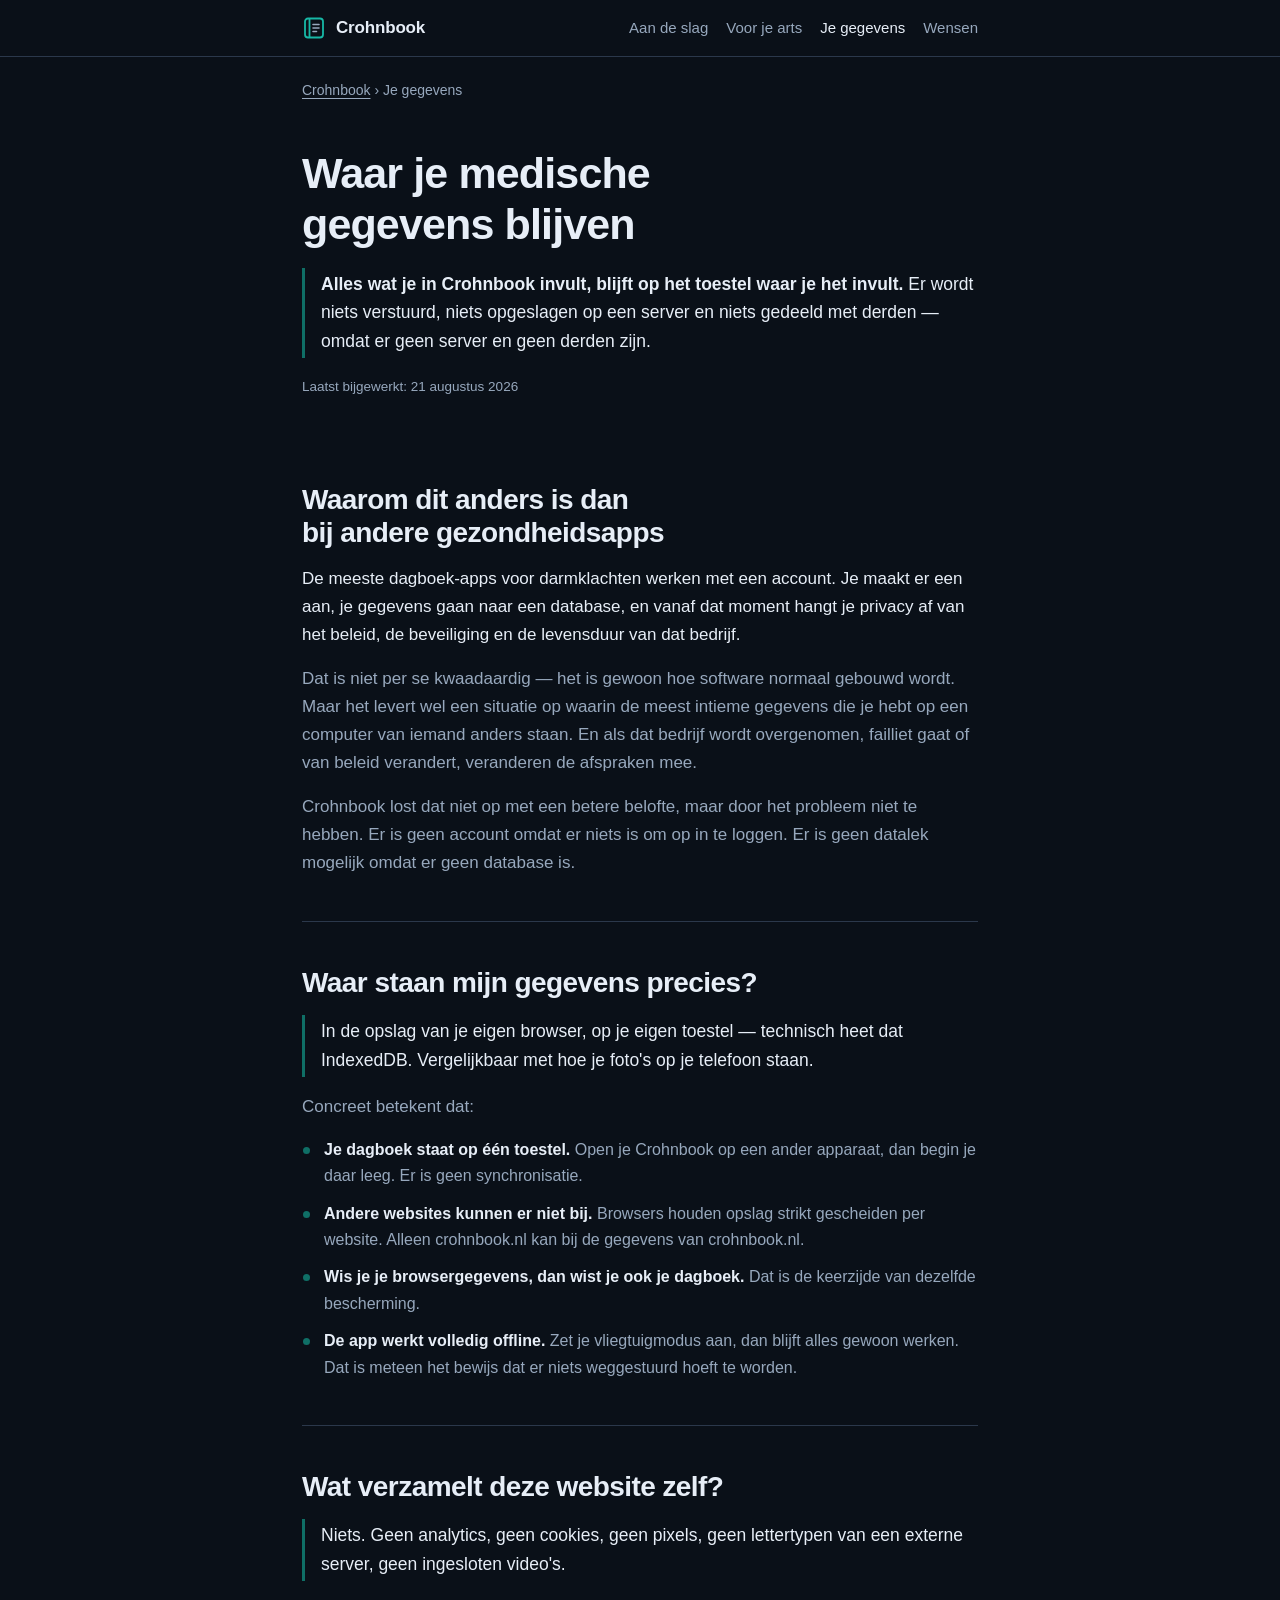
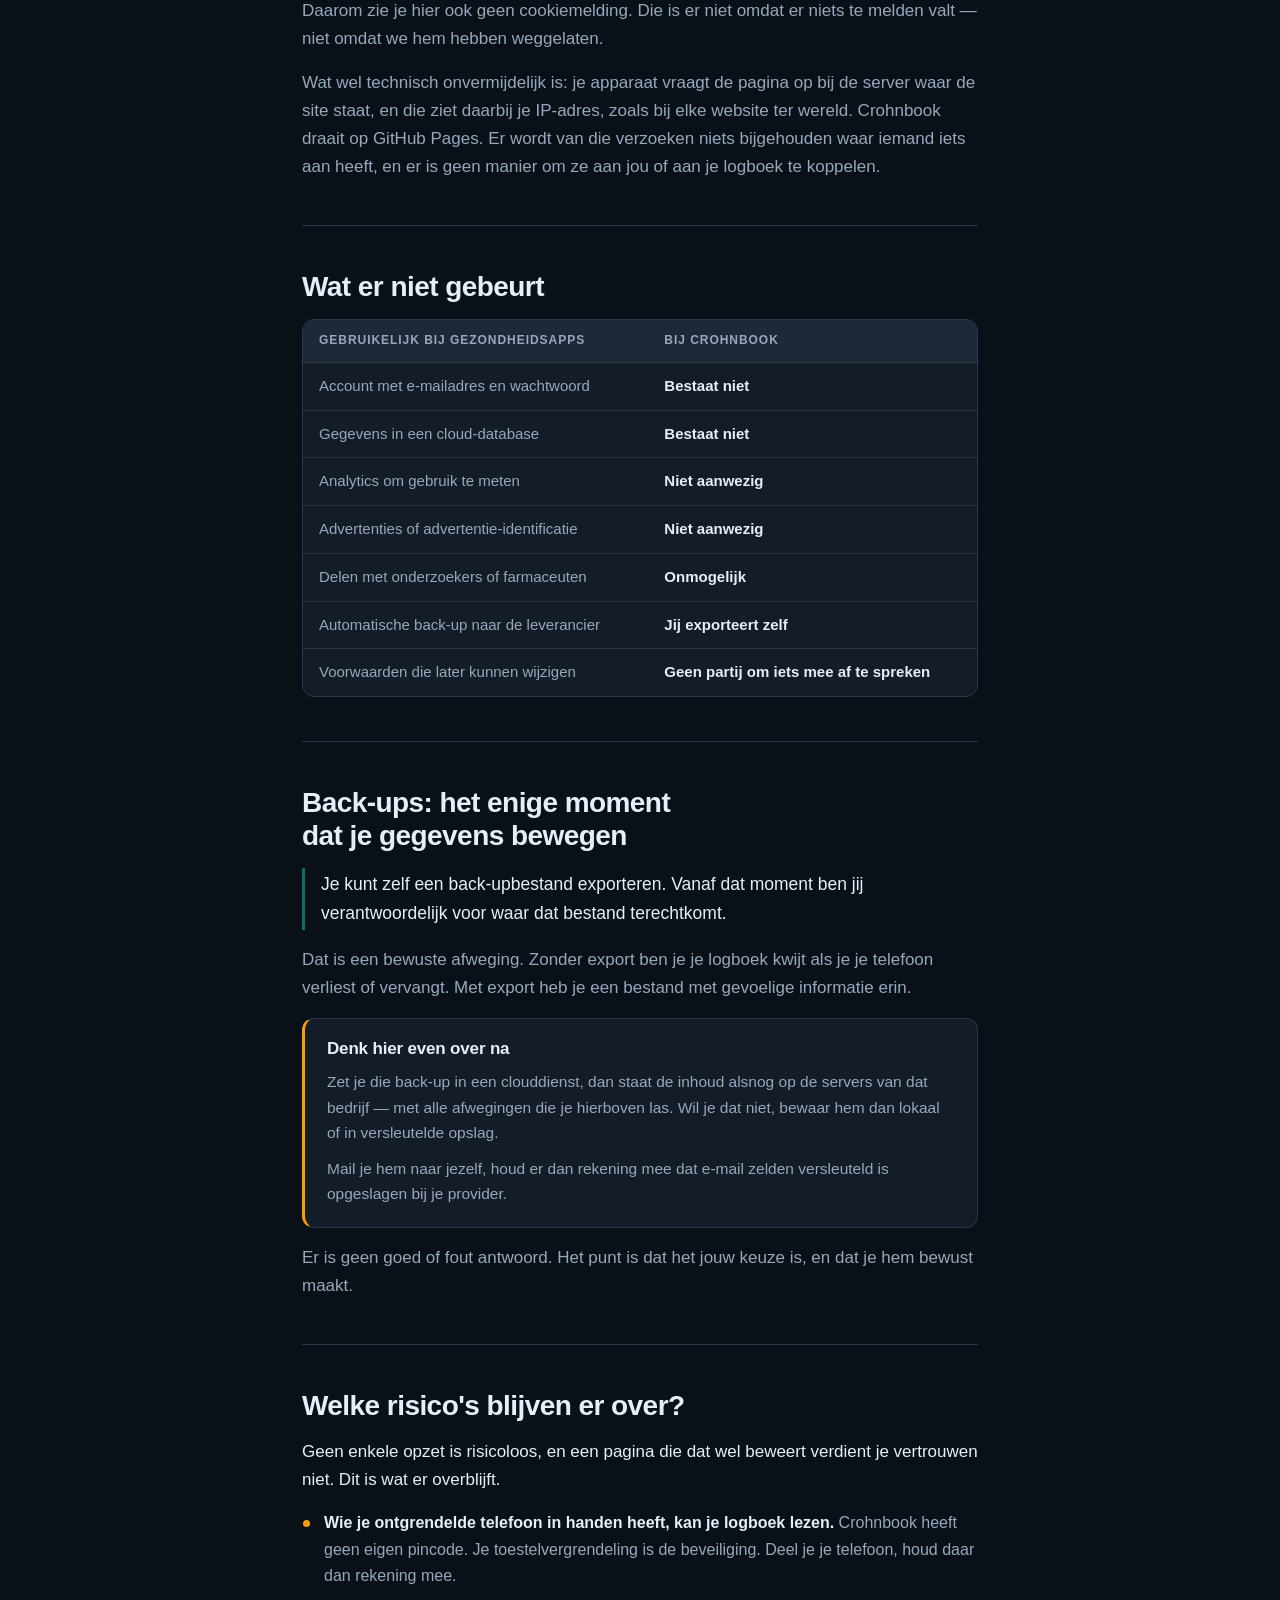
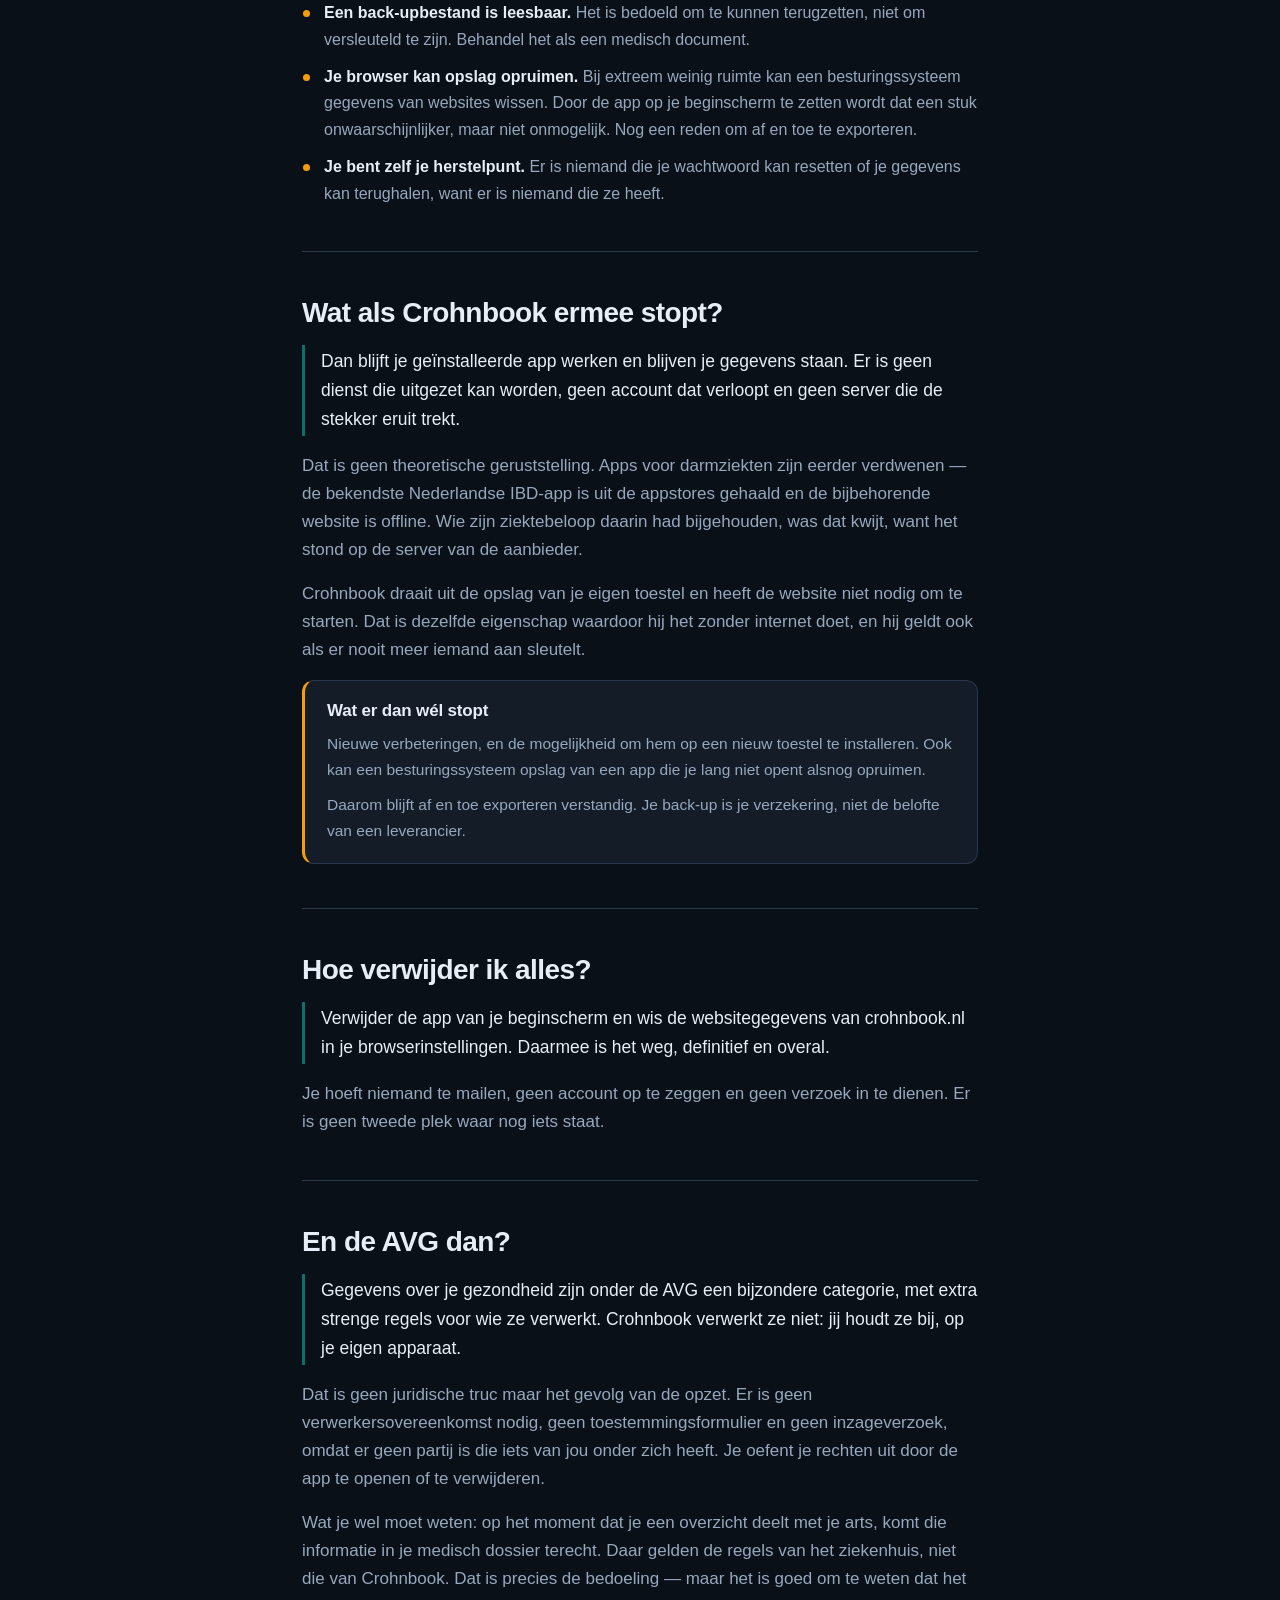
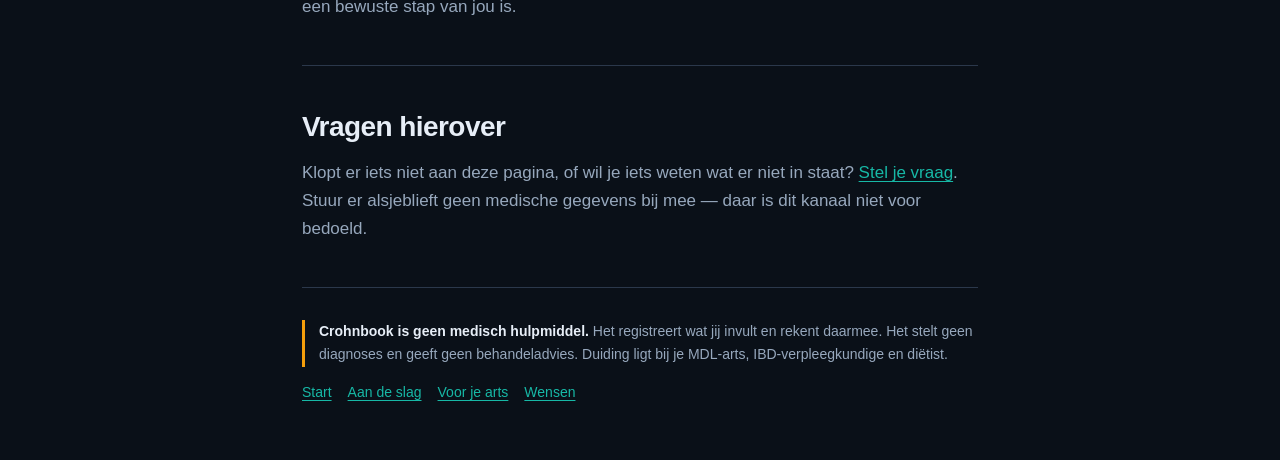
<file: privacy/index.html>
<!doctype html>
<html lang="nl">
<head>
<meta charset="UTF-8">
<meta name="viewport" content="width=device-width, initial-scale=1">
<title>Waar je medische gegevens blijven en wie erbij kan — Crohnbook</title>
<meta name="description" content="Crohnbook slaat je darmklachten, voeding en medicatie alleen op je eigen telefoon op. Geen account, geen cloud, geen trackers, en er wordt niets naar je arts gemaild. Precies wat er wel en niet met je medische gegevens gebeurt, inclusief de risico's die overblijven.">
<link rel="canonical" href="https://crohnbook.nl/privacy/">
<meta name="theme-color" content="#0a1018">

<meta property="og:type" content="article">
<meta property="og:locale" content="nl_NL">
<meta property="og:url" content="https://crohnbook.nl/privacy/">
<meta property="og:site_name" content="Crohnbook">
<meta property="og:title" content="Waar je medische gegevens blijven en wie erbij kan — Crohnbook">
<meta property="og:description" content="Geen account, geen server, geen trackers. Precies wat er wel en niet met je gegevens gebeurt.">
<meta property="og:image" content="https://crohnbook.nl/app/icon-512.png">
<meta name="twitter:card" content="summary">

<link rel="icon" href="/app/icon-192.png">
<link rel="stylesheet" href="/stijl.css">
</head>
<body>

<div class="topbalk">
  <div class="wrap">
    <a class="merk" href="/">
      <svg width="24" height="24" viewBox="0 0 24 24" fill="none" aria-hidden="true">
        <rect x="3" y="2.5" width="18" height="19" rx="3" stroke="#17b8a6" stroke-width="1.8"/>
        <path d="M7.5 2.5v19" stroke="#17b8a6" stroke-width="1.8"/>
        <path d="M11 8.5h6M11 12h6M11 15.5h3.5" stroke="#97a8bd" stroke-width="1.6" stroke-linecap="round"/>
      </svg>
      Crohnbook
    </a>
    <nav aria-label="Hoofdmenu">
      <a href="/aan-de-slag/">Aan de slag</a>
      <a href="/voor-je-arts/">Voor je arts</a>
      <a href="/privacy/" aria-current="page">Je gegevens</a>
      <a href="/wensen/">Wensen</a>
    </nav>
  </div>
</div>

<div class="wrap">

  <nav class="kruimels" aria-label="Kruimelpad">
    <a href="/">Crohnbook</a> &rsaquo; Je gegevens
  </nav>

  <header class="kop">
    <h1>Waar je medische gegevens blijven</h1>
    <p class="antwoord"><strong>Alles wat je in Crohnbook invult, blijft op het toestel waar je het invult.</strong> Er wordt niets verstuurd, niets opgeslagen op een server en niets gedeeld met derden — omdat er geen server en geen derden zijn.</p>
    <p class="bijwerk">Laatst bijgewerkt: 21 augustus 2026</p>
  </header>

  <section>
    <h2>Waarom dit anders is dan bij andere gezondheidsapps</h2>

    <p class="lead">De meeste dagboek-apps voor darmklachten werken met een account. Je maakt er een aan, je gegevens gaan naar een database, en vanaf dat moment hangt je privacy af van het beleid, de beveiliging en de levensduur van dat bedrijf.</p>

    <p>Dat is niet per se kwaadaardig — het is gewoon hoe software normaal gebouwd wordt. Maar het levert wel een situatie op waarin de meest intieme gegevens die je hebt op een computer van iemand anders staan. En als dat bedrijf wordt overgenomen, failliet gaat of van beleid verandert, veranderen de afspraken mee.</p>

    <p>Crohnbook lost dat niet op met een betere belofte, maar door het probleem niet te hebben. Er is geen account omdat er niets is om op in te loggen. Er is geen datalek mogelijk omdat er geen database is.</p>
  </section>

  <section>
    <h2>Waar staan mijn gegevens precies?</h2>

    <p class="antwoord">In de opslag van je eigen browser, op je eigen toestel — technisch heet dat IndexedDB. Vergelijkbaar met hoe je foto's op je telefoon staan.</p>

    <p>Concreet betekent dat:</p>

    <ul class="punten">
      <li><b>Je dagboek staat op één toestel.</b> Open je Crohnbook op een ander apparaat, dan begin je daar leeg. Er is geen synchronisatie.</li>
      <li><b>Andere websites kunnen er niet bij.</b> Browsers houden opslag strikt gescheiden per website. Alleen crohnbook.nl kan bij de gegevens van crohnbook.nl.</li>
      <li><b>Wis je je browsergegevens, dan wist je ook je dagboek.</b> Dat is de keerzijde van dezelfde bescherming.</li>
      <li><b>De app werkt volledig offline.</b> Zet je vliegtuigmodus aan, dan blijft alles gewoon werken. Dat is meteen het bewijs dat er niets weggestuurd hoeft te worden.</li>
    </ul>
  </section>

  <section>
    <h2>Wat verzamelt deze website zelf?</h2>

    <p class="antwoord">Niets. Geen analytics, geen cookies, geen pixels, geen lettertypen van een externe server, geen ingesloten video's.</p>

    <p>Daarom zie je hier ook geen cookiemelding. Die is er niet omdat er niets te melden valt — niet omdat we hem hebben weggelaten.</p>

    <p>Wat wel technisch onvermijdelijk is: je apparaat vraagt de pagina op bij de server waar de site staat, en die ziet daarbij je IP-adres, zoals bij elke website ter wereld. Crohnbook draait op GitHub Pages. Er wordt van die verzoeken niets bijgehouden waar iemand iets aan heeft, en er is geen manier om ze aan jou of aan je logboek te koppelen.</p>
  </section>

  <section>
    <h2>Wat er niet gebeurt</h2>
    <div class="tabel-scroll">
      <table>
        <thead>
          <tr><th>Gebruikelijk bij gezondheidsapps</th><th>Bij Crohnbook</th></tr>
        </thead>
        <tbody>
          <tr><td>Account met e-mailadres en wachtwoord</td><td><b>Bestaat niet</b></td></tr>
          <tr><td>Gegevens in een cloud-database</td><td><b>Bestaat niet</b></td></tr>
          <tr><td>Analytics om gebruik te meten</td><td><b>Niet aanwezig</b></td></tr>
          <tr><td>Advertenties of advertentie-identificatie</td><td><b>Niet aanwezig</b></td></tr>
          <tr><td>Delen met onderzoekers of farmaceuten</td><td><b>Onmogelijk</b></td></tr>
          <tr><td>Automatische back-up naar de leverancier</td><td><b>Jij exporteert zelf</b></td></tr>
          <tr><td>Voorwaarden die later kunnen wijzigen</td><td><b>Geen partij om iets mee af te spreken</b></td></tr>
        </tbody>
      </table>
    </div>
  </section>

  <section>
    <h2>Back-ups: het enige moment dat je gegevens bewegen</h2>

    <p class="antwoord">Je kunt zelf een back-upbestand exporteren. Vanaf dat moment ben jij verantwoordelijk voor waar dat bestand terechtkomt.</p>

    <p>Dat is een bewuste afweging. Zonder export ben je je logboek kwijt als je je telefoon verliest of vervangt. Met export heb je een bestand met gevoelige informatie erin.</p>

    <div class="blok let-op">
      <h3>Denk hier even over na</h3>
      <p>Zet je die back-up in een clouddienst, dan staat de inhoud alsnog op de servers van dat bedrijf — met alle afwegingen die je hierboven las. Wil je dat niet, bewaar hem dan lokaal of in versleutelde opslag.</p>
      <p>Mail je hem naar jezelf, houd er dan rekening mee dat e-mail zelden versleuteld is opgeslagen bij je provider.</p>
    </div>

    <p>Er is geen goed of fout antwoord. Het punt is dat het jouw keuze is, en dat je hem bewust maakt.</p>
  </section>

  <section>
    <h2>Welke risico's blijven er over?</h2>

    <p class="lead">Geen enkele opzet is risicoloos, en een pagina die dat wel beweert verdient je vertrouwen niet. Dit is wat er overblijft.</p>

    <ul class="punten niet">
      <li><b>Wie je ontgrendelde telefoon in handen heeft, kan je logboek lezen.</b> Crohnbook heeft geen eigen pincode. Je toestelvergrendeling is de beveiliging. Deel je je telefoon, houd daar dan rekening mee.</li>
      <li><b>Een back-upbestand is leesbaar.</b> Het is bedoeld om te kunnen terugzetten, niet om versleuteld te zijn. Behandel het als een medisch document.</li>
      <li><b>Je browser kan opslag opruimen.</b> Bij extreem weinig ruimte kan een besturingssysteem gegevens van websites wissen. Door de app op je beginscherm te zetten wordt dat een stuk onwaarschijnlijker, maar niet onmogelijk. Nog een reden om af en toe te exporteren.</li>
      <li><b>Je bent zelf je herstelpunt.</b> Er is niemand die je wachtwoord kan resetten of je gegevens kan terughalen, want er is niemand die ze heeft.</li>
    </ul>
  </section>

  <section>
    <h2>Wat als Crohnbook ermee stopt?</h2>

    <p class="antwoord">Dan blijft je geïnstalleerde app werken en blijven je gegevens staan. Er is geen dienst die uitgezet kan worden, geen account dat verloopt en geen server die de stekker eruit trekt.</p>

    <p>Dat is geen theoretische geruststelling. Apps voor darmziekten zijn eerder verdwenen — de bekendste Nederlandse IBD-app is uit de appstores gehaald en de bijbehorende website is offline. Wie zijn ziektebeloop daarin had bijgehouden, was dat kwijt, want het stond op de server van de aanbieder.</p>

    <p>Crohnbook draait uit de opslag van je eigen toestel en heeft de website niet nodig om te starten. Dat is dezelfde eigenschap waardoor hij het zonder internet doet, en hij geldt ook als er nooit meer iemand aan sleutelt.</p>

    <div class="blok let-op">
      <h3>Wat er dan wél stopt</h3>
      <p>Nieuwe verbeteringen, en de mogelijkheid om hem op een nieuw toestel te installeren. Ook kan een besturingssysteem opslag van een app die je lang niet opent alsnog opruimen.</p>
      <p>Daarom blijft af en toe exporteren verstandig. Je back-up is je verzekering, niet de belofte van een leverancier.</p>
    </div>
  </section>

  <section>
    <h2>Hoe verwijder ik alles?</h2>
    <p class="antwoord">Verwijder de app van je beginscherm en wis de websitegegevens van crohnbook.nl in je browserinstellingen. Daarmee is het weg, definitief en overal.</p>
    <p>Je hoeft niemand te mailen, geen account op te zeggen en geen verzoek in te dienen. Er is geen tweede plek waar nog iets staat.</p>
  </section>

  <section>
    <h2>En de AVG dan?</h2>

    <p class="antwoord">Gegevens over je gezondheid zijn onder de AVG een bijzondere categorie, met extra strenge regels voor wie ze verwerkt. Crohnbook verwerkt ze niet: jij houdt ze bij, op je eigen apparaat.</p>

    <p>Dat is geen juridische truc maar het gevolg van de opzet. Er is geen verwerkersovereenkomst nodig, geen toestemmingsformulier en geen inzageverzoek, omdat er geen partij is die iets van jou onder zich heeft. Je oefent je rechten uit door de app te openen of te verwijderen.</p>

    <p>Wat je wel moet weten: op het moment dat je een overzicht deelt met je arts, komt die informatie in je medisch dossier terecht. Daar gelden de regels van het ziekenhuis, niet die van Crohnbook. Dat is precies de bedoeling — maar het is goed om te weten dat het een bewuste stap van jou is.</p>
  </section>

  <section>
    <h2>Vragen hierover</h2>
    <p>Klopt er iets niet aan deze pagina, of wil je iets weten wat er niet in staat? <a href="/wensen/">Stel je vraag</a>. Stuur er alsjeblieft geen medische gegevens bij mee — daar is dit kanaal niet voor bedoeld.</p>
  </section>

  <footer>
    <p class="disclaimer"><strong>Crohnbook is geen medisch hulpmiddel.</strong> Het registreert wat jij invult en rekent daarmee. Het stelt geen diagnoses en geeft geen behandeladvies. Duiding ligt bij je MDL-arts, IBD-verpleegkundige en diëtist.</p>
    <nav aria-label="Voetmenu">
      <a href="/">Start</a>
      <a href="/aan-de-slag/">Aan de slag</a>
      <a href="/voor-je-arts/">Voor je arts</a>
      <a href="/wensen/">Wensen</a>
    </nav>
  </footer>

</div>

<script type="application/ld+json">
{
  "@context": "https://schema.org",
  "@type": "WebPage",
  "@id": "https://crohnbook.nl/privacy/",
  "url": "https://crohnbook.nl/privacy/",
  "name": "Waar je medische gegevens blijven en wie erbij kan",
  "inLanguage": "nl-NL",
  "dateModified": "2026-08-21",
  "description": "Crohnbook slaat je gegevens alleen op je eigen toestel op. Geen account, geen server, geen trackers, en een eerlijke opsomming van de risico's die overblijven.",
  "isPartOf": { "@id": "https://crohnbook.nl/#website" },
  "breadcrumb": {
    "@type": "BreadcrumbList",
    "itemListElement": [
      { "@type": "ListItem", "position": 1, "name": "Crohnbook", "item": "https://crohnbook.nl/" },
      { "@type": "ListItem", "position": 2, "name": "Je gegevens" }
    ]
  }
}
</script>

</body>
</html>
</file>
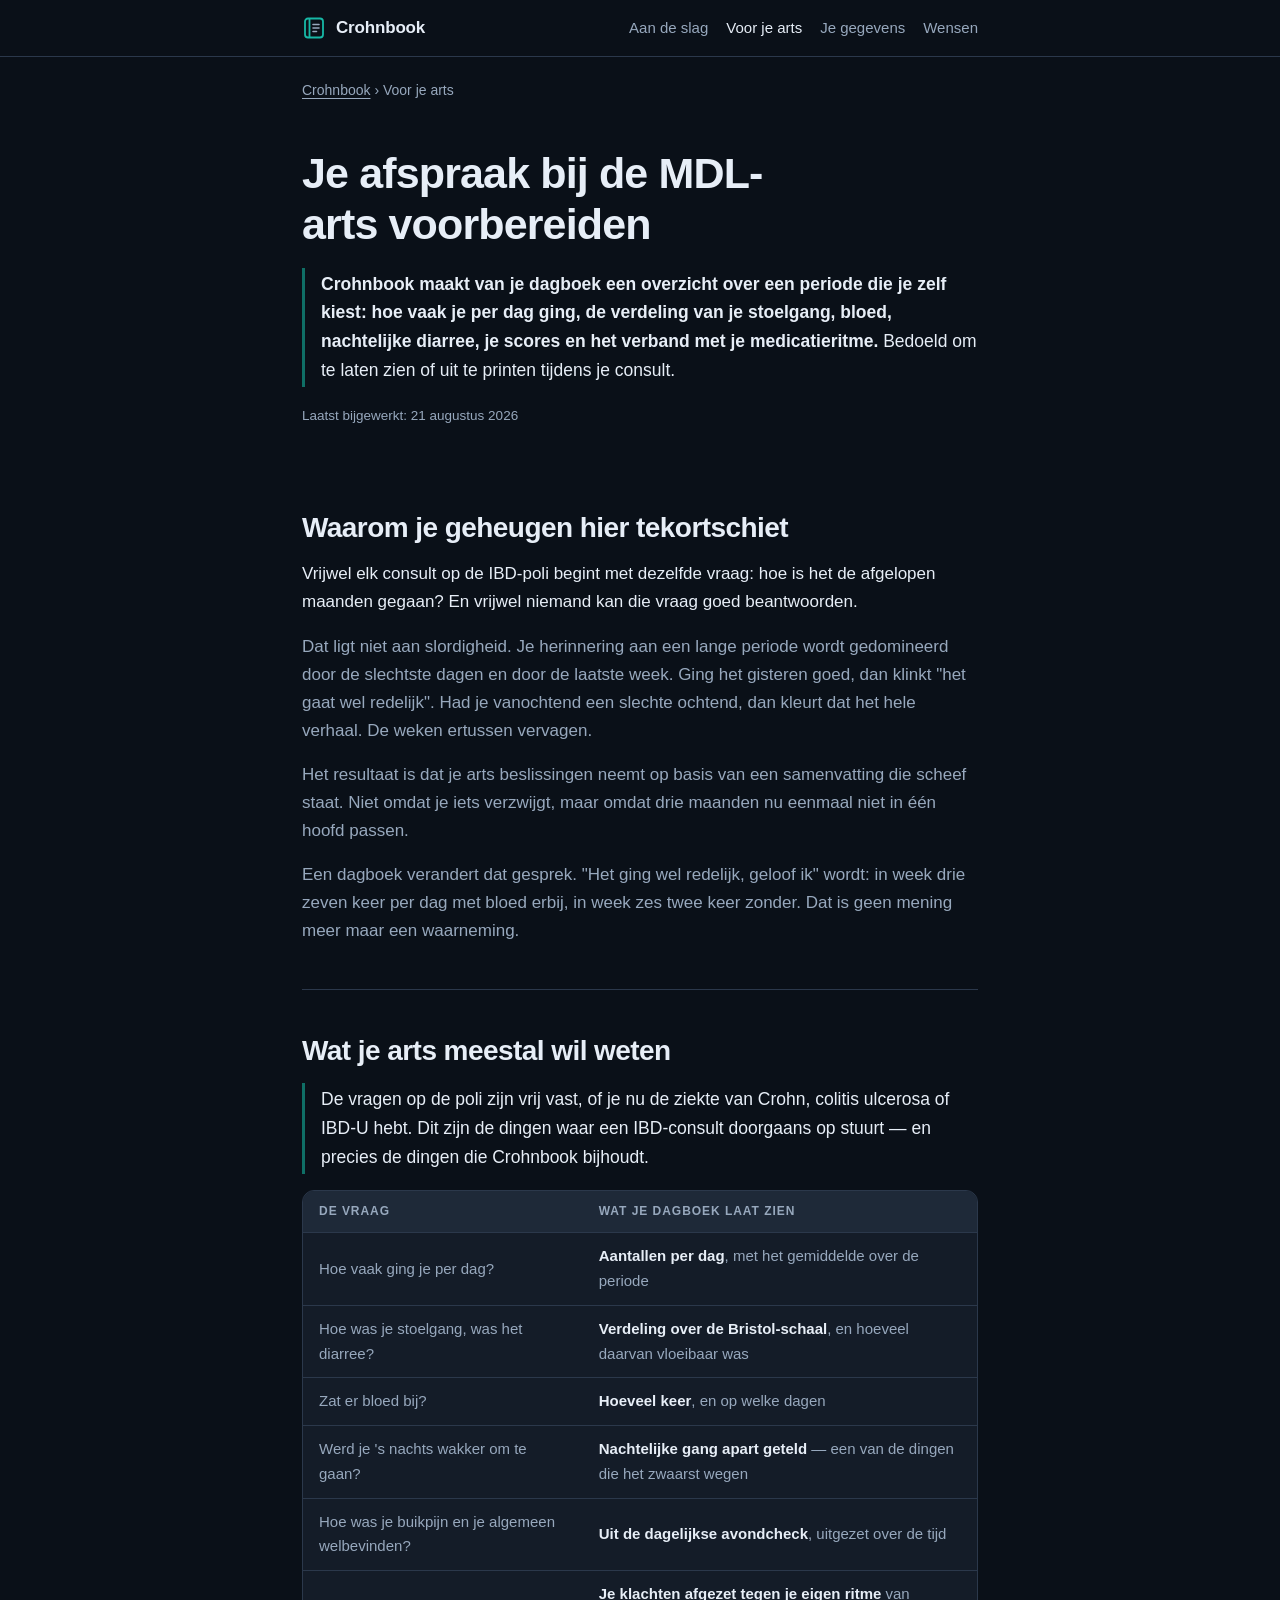
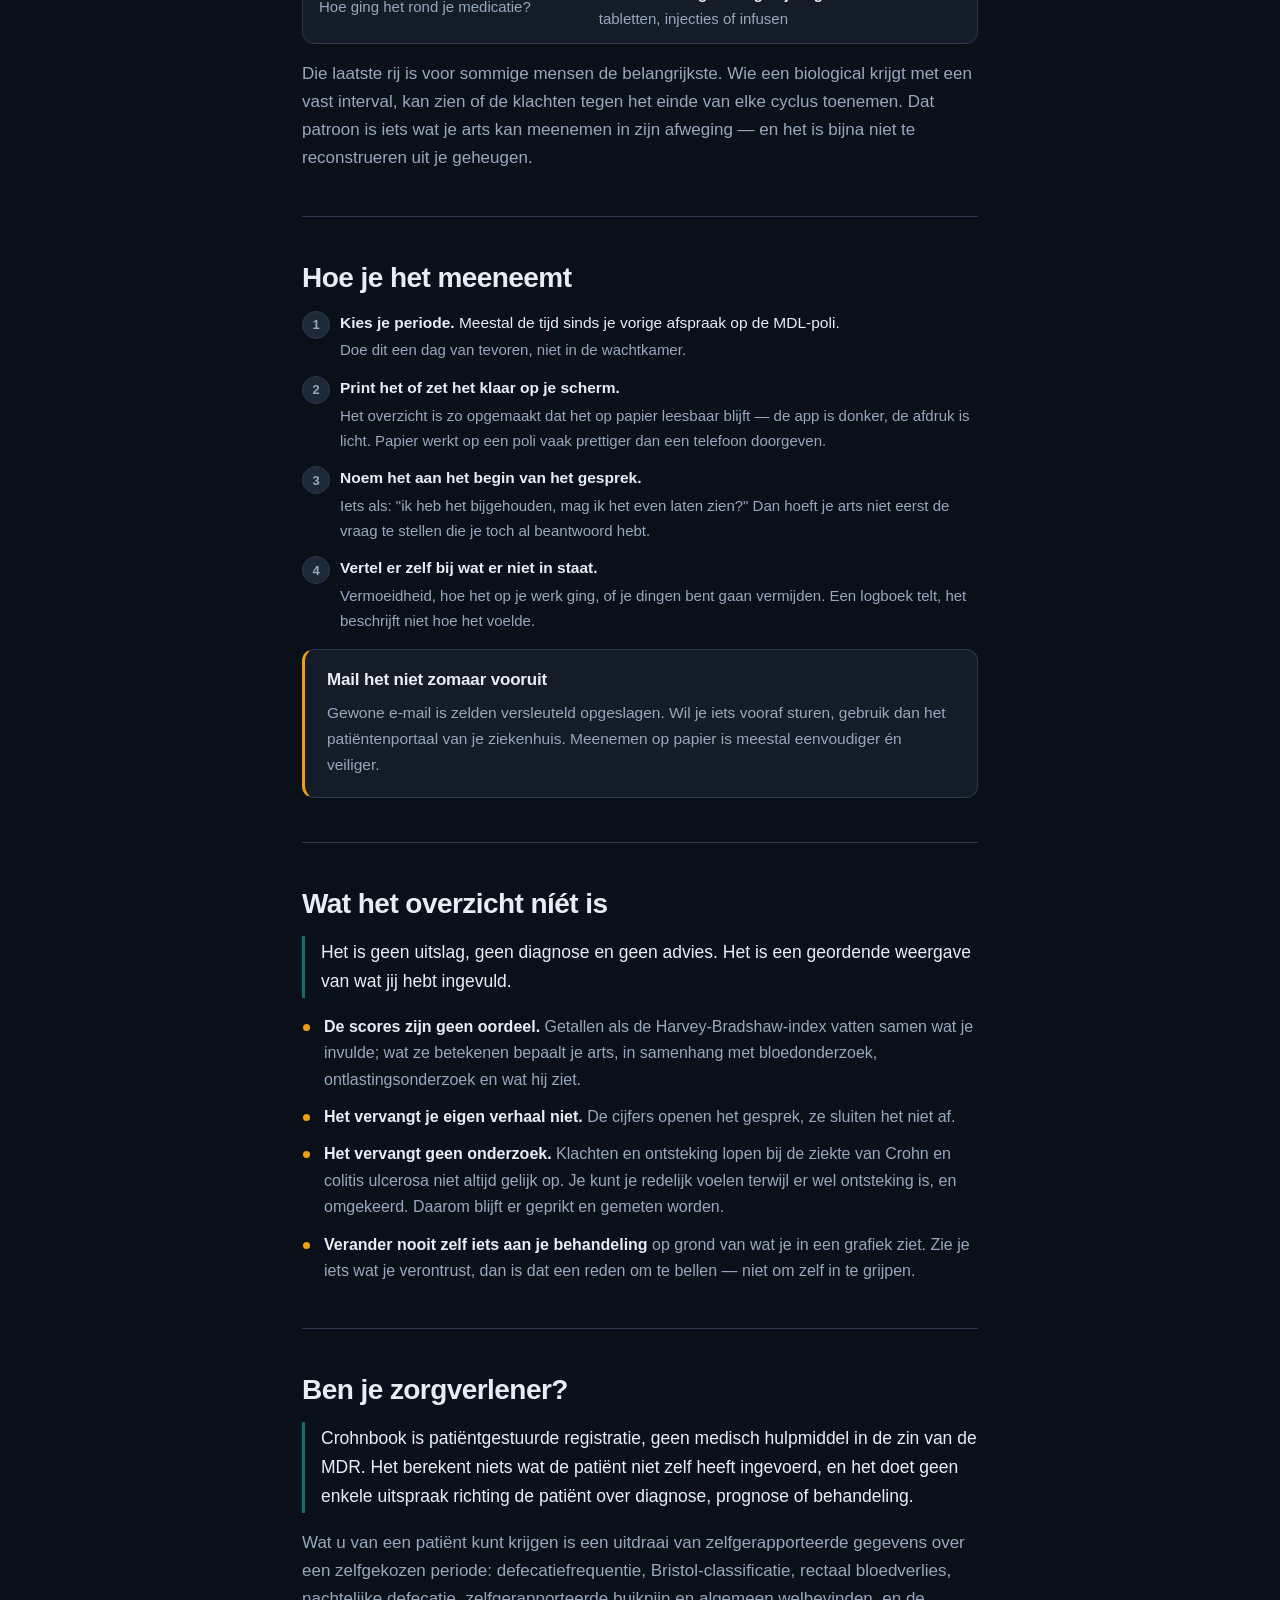
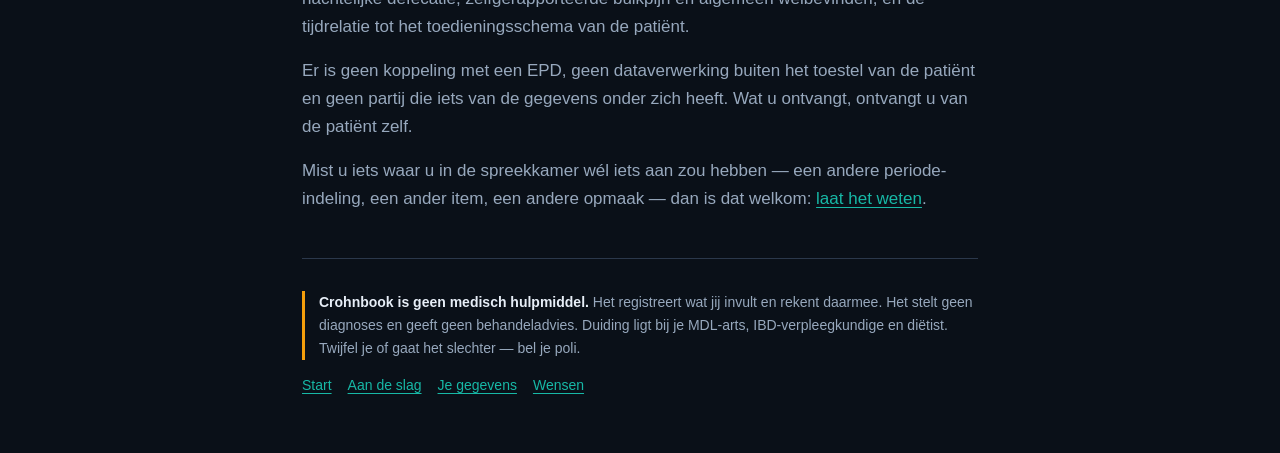
<file: voor-je-arts/index.html>
<!doctype html>
<html lang="nl">
<head>
<meta charset="UTF-8">
<meta name="viewport" content="width=device-width, initial-scale=1">
<title>Je afspraak bij de MDL-arts voorbereiden bij Crohn of colitis — Crohnbook</title>
<meta name="description" content="Op de IBD-poli krijg je de vraag hoe het de afgelopen maanden ging met je darmklachten. Met een dagboek beantwoord je die met een waarneming in plaats van een herinnering. Wat er in het overzicht staat over diarree, bloed en buikpijn, en hoe je het meeneemt naar je MDL-arts.">
<link rel="canonical" href="https://crohnbook.nl/voor-je-arts/">
<meta name="theme-color" content="#0a1018">

<meta property="og:type" content="article">
<meta property="og:locale" content="nl_NL">
<meta property="og:url" content="https://crohnbook.nl/voor-je-arts/">
<meta property="og:site_name" content="Crohnbook">
<meta property="og:title" content="Je afspraak bij de MDL-arts voorbereiden bij Crohn of colitis — Crohnbook">
<meta property="og:description" content="Beantwoord 'hoe ging het de afgelopen maanden' met een waarneming in plaats van een herinnering.">
<meta property="og:image" content="https://crohnbook.nl/app/icon-512.png">
<meta name="twitter:card" content="summary">

<link rel="icon" href="/app/icon-192.png">
<link rel="stylesheet" href="/stijl.css">
</head>
<body>

<div class="topbalk">
  <div class="wrap">
    <a class="merk" href="/">
      <svg width="24" height="24" viewBox="0 0 24 24" fill="none" aria-hidden="true">
        <rect x="3" y="2.5" width="18" height="19" rx="3" stroke="#17b8a6" stroke-width="1.8"/>
        <path d="M7.5 2.5v19" stroke="#17b8a6" stroke-width="1.8"/>
        <path d="M11 8.5h6M11 12h6M11 15.5h3.5" stroke="#97a8bd" stroke-width="1.6" stroke-linecap="round"/>
      </svg>
      Crohnbook
    </a>
    <nav aria-label="Hoofdmenu">
      <a href="/aan-de-slag/">Aan de slag</a>
      <a href="/voor-je-arts/" aria-current="page">Voor je arts</a>
      <a href="/privacy/">Je gegevens</a>
      <a href="/wensen/">Wensen</a>
    </nav>
  </div>
</div>

<div class="wrap">

  <nav class="kruimels" aria-label="Kruimelpad">
    <a href="/">Crohnbook</a> &rsaquo; Voor je arts
  </nav>

  <header class="kop">
    <h1>Je afspraak bij de MDL-arts voorbereiden</h1>
    <p class="antwoord"><strong>Crohnbook maakt van je dagboek een overzicht over een periode die je zelf kiest: hoe vaak je per dag ging, de verdeling van je stoelgang, bloed, nachtelijke diarree, je scores en het verband met je medicatieritme.</strong> Bedoeld om te laten zien of uit te printen tijdens je consult.</p>
    <p class="bijwerk">Laatst bijgewerkt: 21 augustus 2026</p>
  </header>

  <section>
    <h2>Waarom je geheugen hier tekortschiet</h2>

    <p class="lead">Vrijwel elk consult op de IBD-poli begint met dezelfde vraag: hoe is het de afgelopen maanden gegaan? En vrijwel niemand kan die vraag goed beantwoorden.</p>

    <p>Dat ligt niet aan slordigheid. Je herinnering aan een lange periode wordt gedomineerd door de slechtste dagen en door de laatste week. Ging het gisteren goed, dan klinkt "het gaat wel redelijk". Had je vanochtend een slechte ochtend, dan kleurt dat het hele verhaal. De weken ertussen vervagen.</p>

    <p>Het resultaat is dat je arts beslissingen neemt op basis van een samenvatting die scheef staat. Niet omdat je iets verzwijgt, maar omdat drie maanden nu eenmaal niet in één hoofd passen.</p>

    <p>Een dagboek verandert dat gesprek. "Het ging wel redelijk, geloof ik" wordt: in week drie zeven keer per dag met bloed erbij, in week zes twee keer zonder. Dat is geen mening meer maar een waarneming.</p>
  </section>

  <section>
    <h2>Wat je arts meestal wil weten</h2>

    <p class="antwoord">De vragen op de poli zijn vrij vast, of je nu de ziekte van Crohn, colitis ulcerosa of IBD-U hebt. Dit zijn de dingen waar een IBD-consult doorgaans op stuurt — en precies de dingen die Crohnbook bijhoudt.</p>

    <div class="tabel-scroll">
      <table>
        <thead>
          <tr><th>De vraag</th><th>Wat je dagboek laat zien</th></tr>
        </thead>
        <tbody>
          <tr><td>Hoe vaak ging je per dag?</td><td><b>Aantallen per dag</b>, met het gemiddelde over de periode</td></tr>
          <tr><td>Hoe was je stoelgang, was het diarree?</td><td><b>Verdeling over de Bristol-schaal</b>, en hoeveel daarvan vloeibaar was</td></tr>
          <tr><td>Zat er bloed bij?</td><td><b>Hoeveel keer</b>, en op welke dagen</td></tr>
          <tr><td>Werd je 's nachts wakker om te gaan?</td><td><b>Nachtelijke gang apart geteld</b> — een van de dingen die het zwaarst wegen</td></tr>
          <tr><td>Hoe was je buikpijn en je algemeen welbevinden?</td><td><b>Uit de dagelijkse avondcheck</b>, uitgezet over de tijd</td></tr>
          <tr><td>Hoe ging het rond je medicatie?</td><td><b>Je klachten afgezet tegen je eigen ritme</b> van tabletten, injecties of infusen</td></tr>
        </tbody>
      </table>
    </div>

    <p>Die laatste rij is voor sommige mensen de belangrijkste. Wie een biological krijgt met een vast interval, kan zien of de klachten tegen het einde van elke cyclus toenemen. Dat patroon is iets wat je arts kan meenemen in zijn afweging — en het is bijna niet te reconstrueren uit je geheugen.</p>
  </section>

  <section>
    <h2>Hoe je het meeneemt</h2>

    <ol class="stappen">
      <li><b>Kies je periode.</b> Meestal de tijd sinds je vorige afspraak op de MDL-poli.
        <p>Doe dit een dag van tevoren, niet in de wachtkamer.</p>
      </li>
      <li><b>Print het of zet het klaar op je scherm.</b>
        <p>Het overzicht is zo opgemaakt dat het op papier leesbaar blijft — de app is donker, de afdruk is licht. Papier werkt op een poli vaak prettiger dan een telefoon doorgeven.</p>
      </li>
      <li><b>Noem het aan het begin van het gesprek.</b>
        <p>Iets als: "ik heb het bijgehouden, mag ik het even laten zien?" Dan hoeft je arts niet eerst de vraag te stellen die je toch al beantwoord hebt.</p>
      </li>
      <li><b>Vertel er zelf bij wat er niet in staat.</b>
        <p>Vermoeidheid, hoe het op je werk ging, of je dingen bent gaan vermijden. Een logboek telt, het beschrijft niet hoe het voelde.</p>
      </li>
    </ol>

    <div class="blok let-op">
      <h3>Mail het niet zomaar vooruit</h3>
      <p>Gewone e-mail is zelden versleuteld opgeslagen. Wil je iets vooraf sturen, gebruik dan het patiëntenportaal van je ziekenhuis. Meenemen op papier is meestal eenvoudiger én veiliger.</p>
    </div>
  </section>

  <section>
    <h2>Wat het overzicht níét is</h2>

    <p class="antwoord">Het is geen uitslag, geen diagnose en geen advies. Het is een geordende weergave van wat jij hebt ingevuld.</p>

    <ul class="punten niet">
      <li><b>De scores zijn geen oordeel.</b> Getallen als de Harvey-Bradshaw-index vatten samen wat je invulde; wat ze betekenen bepaalt je arts, in samenhang met bloedonderzoek, ontlastingsonderzoek en wat hij ziet.</li>
      <li><b>Het vervangt je eigen verhaal niet.</b> De cijfers openen het gesprek, ze sluiten het niet af.</li>
      <li><b>Het vervangt geen onderzoek.</b> Klachten en ontsteking lopen bij de ziekte van Crohn en colitis ulcerosa niet altijd gelijk op. Je kunt je redelijk voelen terwijl er wel ontsteking is, en omgekeerd. Daarom blijft er geprikt en gemeten worden.</li>
      <li><b>Verander nooit zelf iets aan je behandeling</b> op grond van wat je in een grafiek ziet. Zie je iets wat je verontrust, dan is dat een reden om te bellen — niet om zelf in te grijpen.</li>
    </ul>
  </section>

  <section>
    <h2>Ben je zorgverlener?</h2>

    <p class="antwoord">Crohnbook is patiëntgestuurde registratie, geen medisch hulpmiddel in de zin van de MDR. Het berekent niets wat de patiënt niet zelf heeft ingevoerd, en het doet geen enkele uitspraak richting de patiënt over diagnose, prognose of behandeling.</p>

    <p>Wat u van een patiënt kunt krijgen is een uitdraai van zelfgerapporteerde gegevens over een zelfgekozen periode: defecatiefrequentie, Bristol-classificatie, rectaal bloedverlies, nachtelijke defecatie, zelfgerapporteerde buikpijn en algemeen welbevinden, en de tijdrelatie tot het toedieningsschema van de patiënt.</p>

    <p>Er is geen koppeling met een EPD, geen dataverwerking buiten het toestel van de patiënt en geen partij die iets van de gegevens onder zich heeft. Wat u ontvangt, ontvangt u van de patiënt zelf.</p>

    <p>Mist u iets waar u in de spreekkamer wél iets aan zou hebben — een andere periode-indeling, een ander item, een andere opmaak — dan is dat welkom: <a href="/wensen/">laat het weten</a>.</p>
  </section>

  <footer>
    <p class="disclaimer"><strong>Crohnbook is geen medisch hulpmiddel.</strong> Het registreert wat jij invult en rekent daarmee. Het stelt geen diagnoses en geeft geen behandeladvies. Duiding ligt bij je MDL-arts, IBD-verpleegkundige en diëtist. Twijfel je of gaat het slechter — bel je poli.</p>
    <nav aria-label="Voetmenu">
      <a href="/">Start</a>
      <a href="/aan-de-slag/">Aan de slag</a>
      <a href="/privacy/">Je gegevens</a>
      <a href="/wensen/">Wensen</a>
    </nav>
  </footer>

</div>

<script type="application/ld+json">
{
  "@context": "https://schema.org",
  "@type": "WebPage",
  "@id": "https://crohnbook.nl/voor-je-arts/",
  "url": "https://crohnbook.nl/voor-je-arts/",
  "name": "Je afspraak bij de MDL-arts voorbereiden bij Crohn of colitis",
  "inLanguage": "nl-NL",
  "dateModified": "2026-08-21",
  "description": "Wat er in het Crohnbook-overzicht staat, hoe je het meeneemt naar je consult en waar de grens ligt tussen registreren en duiden.",
  "isPartOf": { "@id": "https://crohnbook.nl/#website" },
  "breadcrumb": {
    "@type": "BreadcrumbList",
    "itemListElement": [
      { "@type": "ListItem", "position": 1, "name": "Crohnbook", "item": "https://crohnbook.nl/" },
      { "@type": "ListItem", "position": 2, "name": "Voor je arts" }
    ]
  }
}
</script>

</body>
</html>
</file>
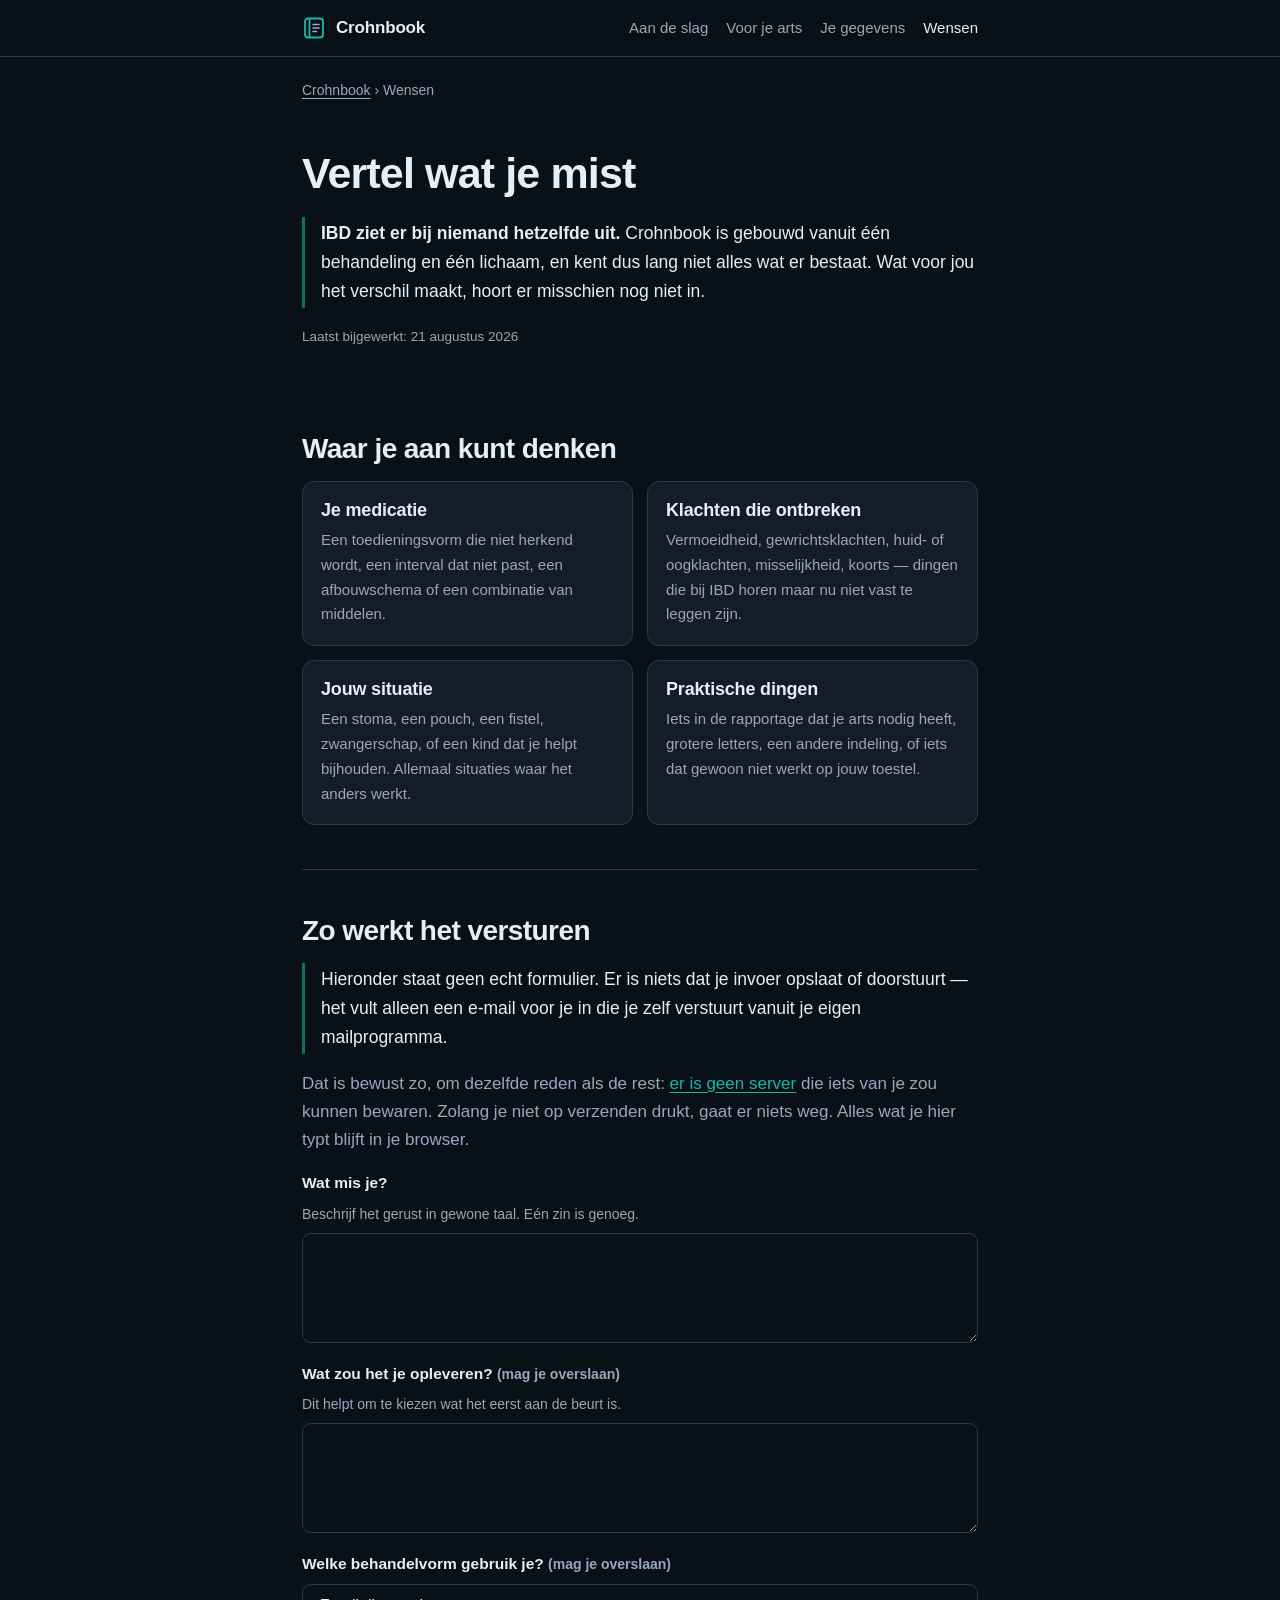
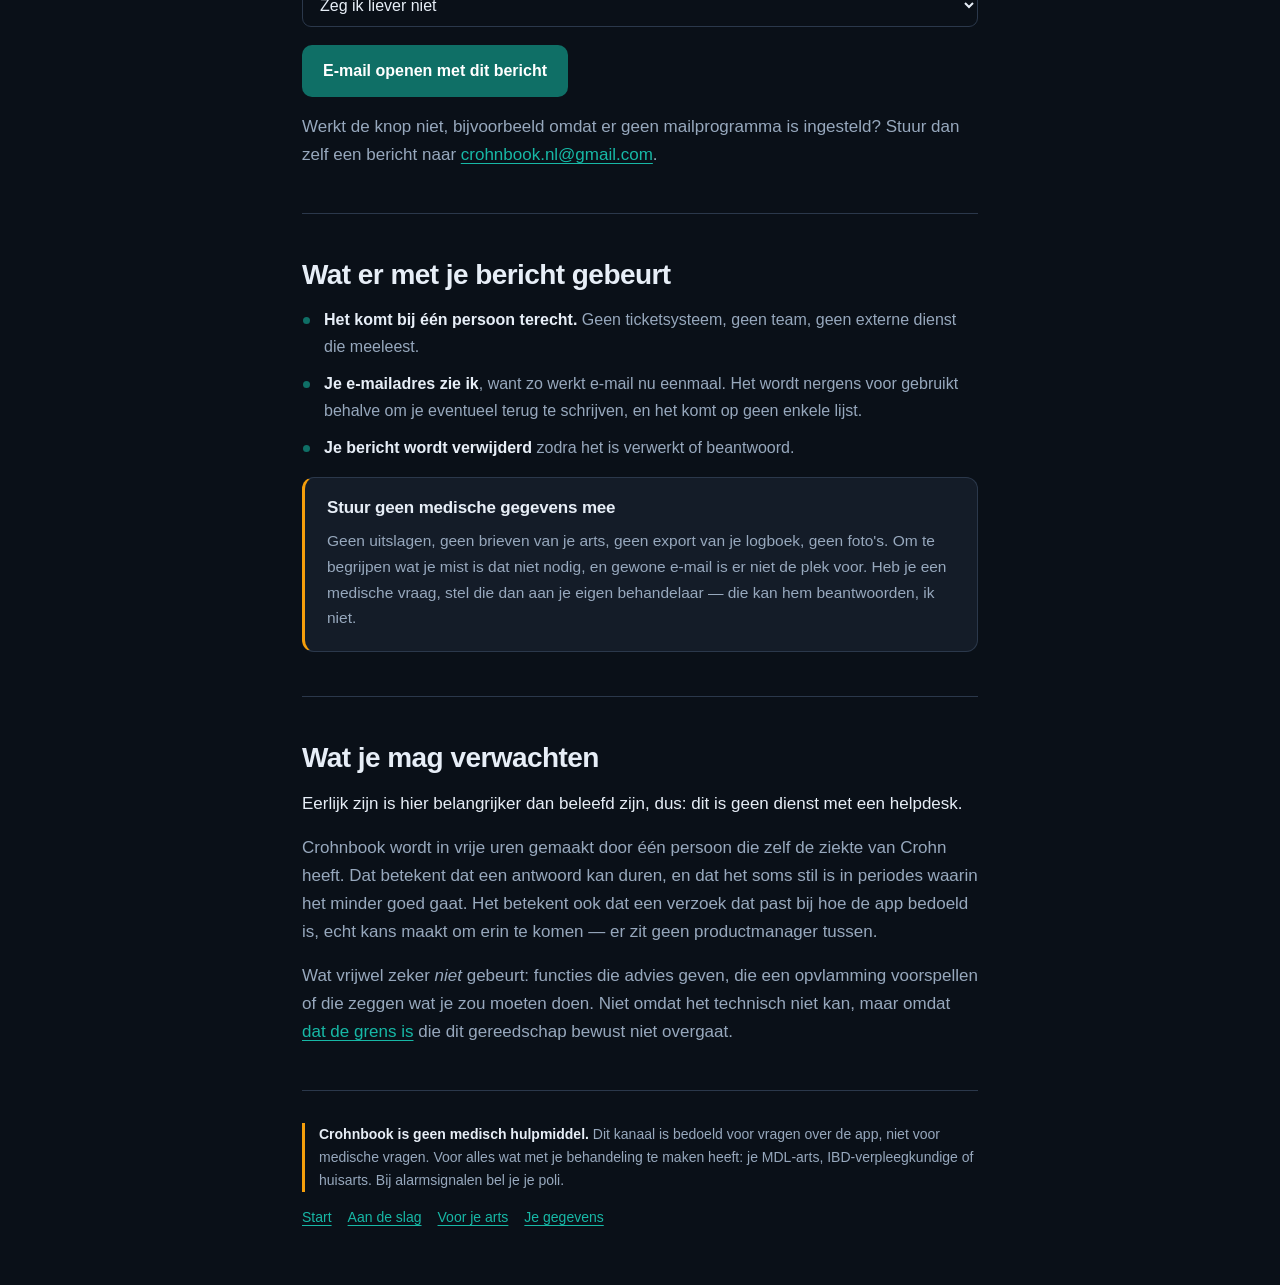
<file: wensen/index.html>
<!doctype html>
<html lang="nl">
<head>
<meta charset="UTF-8">
<meta name="viewport" content="width=device-width, initial-scale=1">
<title>Vertel wat je mist — Crohnbook</title>
<meta name="description" content="Mis je een medicatievorm, een klacht die je wilt bijhouden of een functie in Crohnbook? Vraag ernaar. Er is geen formulier dat je gegevens opslaat: je eigen mailprogramma verstuurt het bericht.">
<link rel="canonical" href="https://crohnbook.nl/wensen/">
<meta name="theme-color" content="#0a1018">

<meta property="og:type" content="article">
<meta property="og:locale" content="nl_NL">
<meta property="og:url" content="https://crohnbook.nl/wensen/">
<meta property="og:site_name" content="Crohnbook">
<meta property="og:title" content="Vertel wat je mist — Crohnbook">
<meta property="og:description" content="Mis je een medicatievorm of een functie? Vraag ernaar. Geen formulier dat gegevens opslaat.">
<meta property="og:image" content="https://crohnbook.nl/app/icon-512.png">
<meta name="twitter:card" content="summary">

<link rel="icon" href="/app/icon-192.png">
<link rel="stylesheet" href="/stijl.css">
<style>
  .veld { display: flex; flex-direction: column; gap: 7px; }
  .veld label { font-size: 15.5px; font-weight: 600; color: var(--body); }
  .veld .hint { font-size: 14px; color: var(--muted); }
  .veld input, .veld textarea, .veld select {
    font: inherit;
    font-size: 16px;
    color: var(--body);
    background: var(--ink);
    border: 1px solid var(--line);
    border-radius: 9px;
    padding: 11px 13px;
    width: 100%;
    resize: vertical;
  }
  .veld textarea { min-height: 110px; line-height: 1.55; }
  .veld input:focus, .veld textarea:focus, .veld select:focus {
    outline: 2px solid var(--accent);
    outline-offset: 1px;
    border-color: transparent;
  }
  form.wensen { display: flex; flex-direction: column; gap: 18px; }
  .melding { font-size: 14.5px; color: var(--caution); }
  .melding[hidden] { display: none; }
</style>
</head>
<body>

<div class="topbalk">
  <div class="wrap">
    <a class="merk" href="/">
      <svg width="24" height="24" viewBox="0 0 24 24" fill="none" aria-hidden="true">
        <rect x="3" y="2.5" width="18" height="19" rx="3" stroke="#17b8a6" stroke-width="1.8"/>
        <path d="M7.5 2.5v19" stroke="#17b8a6" stroke-width="1.8"/>
        <path d="M11 8.5h6M11 12h6M11 15.5h3.5" stroke="#97a8bd" stroke-width="1.6" stroke-linecap="round"/>
      </svg>
      Crohnbook
    </a>
    <nav aria-label="Hoofdmenu">
      <a href="/aan-de-slag/">Aan de slag</a>
      <a href="/voor-je-arts/">Voor je arts</a>
      <a href="/privacy/">Je gegevens</a>
      <a href="/wensen/" aria-current="page">Wensen</a>
    </nav>
  </div>
</div>

<div class="wrap">

  <nav class="kruimels" aria-label="Kruimelpad">
    <a href="/">Crohnbook</a> &rsaquo; Wensen
  </nav>

  <header class="kop">
    <h1>Vertel wat je mist</h1>
    <p class="antwoord"><strong>IBD ziet er bij niemand hetzelfde uit.</strong> Crohnbook is gebouwd vanuit één behandeling en één lichaam, en kent dus lang niet alles wat er bestaat. Wat voor jou het verschil maakt, hoort er misschien nog niet in.</p>
    <p class="bijwerk">Laatst bijgewerkt: 21 augustus 2026</p>
  </header>

  <section>
    <h2>Waar je aan kunt denken</h2>
    <div class="kaarten">
      <div class="kaart">
        <h3>Je medicatie</h3>
        <p>Een toedieningsvorm die niet herkend wordt, een interval dat niet past, een afbouwschema of een combinatie van middelen.</p>
      </div>
      <div class="kaart">
        <h3>Klachten die ontbreken</h3>
        <p>Vermoeidheid, gewrichtsklachten, huid- of oogklachten, misselijkheid, koorts — dingen die bij IBD horen maar nu niet vast te leggen zijn.</p>
      </div>
      <div class="kaart">
        <h3>Jouw situatie</h3>
        <p>Een stoma, een pouch, een fistel, zwangerschap, of een kind dat je helpt bijhouden. Allemaal situaties waar het anders werkt.</p>
      </div>
      <div class="kaart">
        <h3>Praktische dingen</h3>
        <p>Iets in de rapportage dat je arts nodig heeft, grotere letters, een andere indeling, of iets dat gewoon niet werkt op jouw toestel.</p>
      </div>
    </div>
  </section>

  <section>
    <h2>Zo werkt het versturen</h2>

    <p class="antwoord">Hieronder staat geen echt formulier. Er is niets dat je invoer opslaat of doorstuurt — het vult alleen een e-mail voor je in die je zelf verstuurt vanuit je eigen mailprogramma.</p>

    <p>Dat is bewust zo, om dezelfde reden als de rest: <a href="/privacy/">er is geen server</a> die iets van je zou kunnen bewaren. Zolang je niet op verzenden drukt, gaat er niets weg. Alles wat je hier typt blijft in je browser.</p>

    <!-- novalidate: het veld houdt required voor schermlezers, maar de melding
         komt uit de pagina zelf zodat hij in het Nederlands en in dezelfde toon
         staat als de rest. Zonder novalidate onderschept de browser de submit en
         wordt onze eigen melding nooit getoond. -->
    <form class="wensen" id="wensenform" novalidate>
      <div class="veld">
        <label for="wat">Wat mis je?</label>
        <span class="hint">Beschrijf het gerust in gewone taal. Eén zin is genoeg.</span>
        <textarea id="wat" name="wat" required></textarea>
      </div>

      <div class="veld">
        <label for="waarom">Wat zou het je opleveren? <span class="hint">(mag je overslaan)</span></label>
        <span class="hint">Dit helpt om te kiezen wat het eerst aan de beurt is.</span>
        <textarea id="waarom" name="waarom"></textarea>
      </div>

      <div class="veld">
        <label for="vorm">Welke behandelvorm gebruik je? <span class="hint">(mag je overslaan)</span></label>
        <select id="vorm" name="vorm">
          <option value="">Zeg ik liever niet</option>
          <option>Tabletten of granulaat, dagelijks</option>
          <option>Injectie thuis, wekelijks of om de paar weken</option>
          <option>Infuus in het ziekenhuis</option>
          <option>Afbouwschema</option>
          <option>Een combinatie</option>
          <option>Op dit moment geen medicatie</option>
          <option>Anders</option>
        </select>
      </div>

      <button class="knop" type="submit">E-mail openen met dit bericht</button>
      <p class="melding" id="melding" hidden>Vul eerst in wat je mist.</p>
    </form>

    <!-- Het adres staat hier één keer. Het script hieronder leest het uit deze
         link, zodat er bij een wijziging niets uit de pas kan gaan lopen.
         Geregistreerd als crohnbooknl@gmail.com; Gmail negeert punten, dus deze
         schrijfwijze komt op dezelfde bus binnen en leest rustiger. -->
    <p>Werkt de knop niet, bijvoorbeeld omdat er geen mailprogramma is ingesteld? Stuur dan zelf een bericht naar <a id="mailadres" href="mailto:crohnbook.nl@gmail.com">crohnbook.nl@gmail.com</a>.</p>
  </section>

  <section>
    <h2>Wat er met je bericht gebeurt</h2>

    <ul class="punten">
      <li><b>Het komt bij één persoon terecht.</b> Geen ticketsysteem, geen team, geen externe dienst die meeleest.</li>
      <li><b>Je e-mailadres zie ik</b>, want zo werkt e-mail nu eenmaal. Het wordt nergens voor gebruikt behalve om je eventueel terug te schrijven, en het komt op geen enkele lijst.</li>
      <li><b>Je bericht wordt verwijderd</b> zodra het is verwerkt of beantwoord.</li>
    </ul>

    <div class="blok let-op">
      <h3>Stuur geen medische gegevens mee</h3>
      <p>Geen uitslagen, geen brieven van je arts, geen export van je logboek, geen foto's. Om te begrijpen wat je mist is dat niet nodig, en gewone e-mail is er niet de plek voor. Heb je een medische vraag, stel die dan aan je eigen behandelaar — die kan hem beantwoorden, ik niet.</p>
    </div>
  </section>

  <section>
    <h2>Wat je mag verwachten</h2>

    <p class="lead">Eerlijk zijn is hier belangrijker dan beleefd zijn, dus: dit is geen dienst met een helpdesk.</p>

    <p>Crohnbook wordt in vrije uren gemaakt door één persoon die zelf de ziekte van Crohn heeft. Dat betekent dat een antwoord kan duren, en dat het soms stil is in periodes waarin het minder goed gaat. Het betekent ook dat een verzoek dat past bij hoe de app bedoeld is, echt kans maakt om erin te komen — er zit geen productmanager tussen.</p>

    <p>Wat vrijwel zeker <i>niet</i> gebeurt: functies die advies geven, die een opvlamming voorspellen of die zeggen wat je zou moeten doen. Niet omdat het technisch niet kan, maar omdat <a href="/">dat de grens is</a> die dit gereedschap bewust niet overgaat.</p>
  </section>

  <footer>
    <p class="disclaimer"><strong>Crohnbook is geen medisch hulpmiddel.</strong> Dit kanaal is bedoeld voor vragen over de app, niet voor medische vragen. Voor alles wat met je behandeling te maken heeft: je MDL-arts, IBD-verpleegkundige of huisarts. Bij alarmsignalen bel je je poli.</p>
    <nav aria-label="Voetmenu">
      <a href="/">Start</a>
      <a href="/aan-de-slag/">Aan de slag</a>
      <a href="/voor-je-arts/">Voor je arts</a>
      <a href="/privacy/">Je gegevens</a>
    </nav>
  </footer>

</div>

<script>
(function () {
  var form = document.getElementById('wensenform')
  if (!form) return
  var melding = document.getElementById('melding')

  form.addEventListener('submit', function (e) {
    e.preventDefault()

    var wat = document.getElementById('wat').value.trim()
    if (!wat) {
      melding.hidden = false
      document.getElementById('wat').focus()
      return
    }
    melding.hidden = true

    var waarom = document.getElementById('waarom').value.trim()
    var vorm = document.getElementById('vorm').value

    // De regels worden hier samengesteld en meteen doorgegeven aan het
    // mailprogramma. Er wordt niets bewaard en niets verstuurd vanaf deze pagina.
    var regels = ['Wat ik mis:', wat]
    if (waarom) regels.push('', 'Wat het me zou opleveren:', waarom)
    if (vorm) regels.push('', 'Behandelvorm: ' + vorm)
    regels.push('', '---', 'Verstuurd via crohnbook.nl/wensen')

    // Eén bron voor het adres: de zichtbare link onderaan de sectie.
    var link = document.getElementById('mailadres')
    var adres = link ? link.getAttribute('href').replace('mailto:', '') : ''
    if (!adres) return

    var onderwerp = 'Wens voor Crohnbook'
    window.location.href =
      'mailto:' + adres +
      '?subject=' + encodeURIComponent(onderwerp) +
      '&body=' + encodeURIComponent(regels.join('\n'))
  })
})()
</script>

<script type="application/ld+json">
{
  "@context": "https://schema.org",
  "@type": "WebPage",
  "@id": "https://crohnbook.nl/wensen/",
  "url": "https://crohnbook.nl/wensen/",
  "name": "Vertel wat je mist",
  "inLanguage": "nl-NL",
  "dateModified": "2026-08-21",
  "description": "Vraag om een medicatievorm, een klacht of een functie die je mist in Crohnbook. Het bericht gaat via je eigen mailprogramma; er is geen formulier dat gegevens opslaat.",
  "isPartOf": { "@id": "https://crohnbook.nl/#website" },
  "breadcrumb": {
    "@type": "BreadcrumbList",
    "itemListElement": [
      { "@type": "ListItem", "position": 1, "name": "Crohnbook", "item": "https://crohnbook.nl/" },
      { "@type": "ListItem", "position": 2, "name": "Wensen" }
    ]
  }
}
</script>

</body>
</html>
</file>
<file: stijl.css>
/* Crohnbook — gedeelde opmaak voor alle pagina's op crohnbook.nl.
   De kleuren komen uit de app (src/index.css), zodat site en dagboek niet als
   twee losse producten voelen. */

:root {
  color-scheme: dark;
  --ink: #0a1018;
  --surface: #141c28;
  --raised: #1e2938;
  --line: #2b384b;
  --body: #e7eef7;
  --muted: #97a8bd;
  --accent: #17b8a6;
  --accent-deep: #0f6f66;
  --caution: #f59e0b;
  --sans: -apple-system, BlinkMacSystemFont, "Segoe UI", Roboto, "Helvetica Neue", Arial, sans-serif;
  --mono: ui-monospace, "SF Mono", "Cascadia Mono", Consolas, monospace;
}

* { box-sizing: border-box; }

html { -webkit-text-size-adjust: 100%; scroll-behavior: smooth; }

@media (prefers-reduced-motion: reduce) {
  html { scroll-behavior: auto; }
  * { animation: none !important; transition: none !important; }
}

body {
  margin: 0;
  background: var(--ink);
  color: var(--body);
  font-family: var(--sans);
  font-size: 17px;
  line-height: 1.65;
  -webkit-font-smoothing: antialiased;
}

.wrap { max-width: 720px; margin: 0 auto; padding: 0 22px; }

h1, h2, h3 { text-wrap: balance; line-height: 1.18; margin: 0; letter-spacing: -0.02em; }
h1 { font-size: clamp(29px, 6vw, 43px); font-weight: 700; }
h2 { font-size: clamp(22px, 4.2vw, 28px); font-weight: 650; }
h3 { font-size: 18px; font-weight: 650; letter-spacing: -0.01em; }
p { margin: 0; }
a { color: var(--accent); text-underline-offset: 3px; }
a:focus-visible, button:focus-visible, summary:focus-visible {
  outline: 2px solid var(--accent);
  outline-offset: 3px;
  border-radius: 3px;
}

/* ---------- navigatie ---------- */

.topbalk {
  border-bottom: 1px solid var(--line);
  background: var(--ink);
}
.topbalk .wrap {
  display: flex;
  align-items: center;
  justify-content: space-between;
  gap: 18px;
  flex-wrap: wrap;
  padding-top: 14px;
  padding-bottom: 14px;
}
.merk {
  display: inline-flex;
  align-items: center;
  gap: 10px;
  font-weight: 650;
  letter-spacing: -0.01em;
  color: var(--body);
  text-decoration: none;
}
.merk svg { display: block; flex: none; }
.topbalk nav {
  display: flex;
  gap: 18px;
  flex-wrap: wrap;
  font-size: 15px;
}
.topbalk nav a { color: var(--muted); text-decoration: none; }
.topbalk nav a:hover, .topbalk nav a[aria-current="page"] { color: var(--body); }

.kruimels {
  font-size: 14px;
  color: var(--muted);
  padding-top: 22px;
}
.kruimels a { color: var(--muted); }

/* ---------- secties ---------- */

section {
  display: flex;
  flex-direction: column;
  gap: 16px;
  padding: 44px 0;
  border-top: 1px solid var(--line);
}
section:first-of-type { border-top: 0; }
section p { color: var(--muted); }
section p.lead { color: var(--body); }

header.kop {
  display: flex;
  flex-direction: column;
  gap: 18px;
  padding: 46px 0 40px;
}
header.kop p.tagline {
  font-size: clamp(18px, 3.4vw, 21px);
  color: var(--muted);
  max-width: 40ch;
}

/* Het directe antwoord bovenaan een pagina: de zin die een zoekmachine of een
   AI-assistent kan overnemen zonder de rest te lezen. */
.antwoord {
  border-left: 3px solid var(--accent-deep);
  padding: 2px 0 2px 16px;
  font-size: 17.5px;
  color: var(--body);
}

.bijwerk {
  font-size: 13.5px;
  color: var(--muted);
  font-variant-numeric: tabular-nums;
}

/* ---------- kaarten en lijsten ---------- */

.kaarten {
  display: grid;
  grid-template-columns: repeat(auto-fit, minmax(220px, 1fr));
  gap: 14px;
}
.kaart {
  background: var(--surface);
  border: 1px solid var(--line);
  border-radius: 12px;
  padding: 18px;
  display: flex;
  flex-direction: column;
  gap: 7px;
}
.kaart p { font-size: 15px; }

/* De bolletjes staan absoluut in plaats van als grid- of flexcel: tekst en <b>
   binnen één li zouden anders elk een eigen cel worden en per woord afbreken. */
ul.punten {
  margin: 0;
  padding: 0;
  list-style: none;
  display: flex;
  flex-direction: column;
  gap: 11px;
}
ul.punten li {
  position: relative;
  padding-left: 22px;
  color: var(--muted);
  font-size: 16px;
}
ul.punten li b { color: var(--body); font-weight: 650; }
ul.punten li::before {
  content: "";
  position: absolute;
  left: 1px;
  top: 10px;
  width: 7px;
  height: 7px;
  border-radius: 50%;
  background: var(--accent-deep);
}
ul.punten.niet li::before { background: var(--caution); }

ol.stappen {
  list-style: none;
  margin: 0;
  padding: 0;
  display: flex;
  flex-direction: column;
  gap: 12px;
  counter-reset: s;
}
ol.stappen li {
  counter-increment: s;
  position: relative;
  padding-left: 38px;
  min-height: 26px;
  font-size: 15.5px;
  color: var(--body);
}
ol.stappen li::before {
  content: counter(s);
  position: absolute;
  left: 0;
  top: 1px;
  display: grid;
  place-items: center;
  width: 26px;
  height: 26px;
  border-radius: 50%;
  background: var(--raised);
  border: 1px solid var(--line);
  color: var(--muted);
  font-size: 13px;
  font-weight: 600;
}
ol.stappen li p { color: var(--muted); font-size: 15px; margin-top: 3px; }
ol.stappen .glyph {
  display: inline-flex;
  align-items: center;
  justify-content: center;
  width: 26px;
  height: 26px;
  vertical-align: -7px;
  margin: 0 1px;
  border-radius: 6px;
  background: var(--raised);
  border: 1px solid var(--line);
  color: var(--accent);
}
ol.stappen .glyph svg { display: block; }

/* ---------- knoppen en adressen ---------- */

.knop {
  display: inline-flex;
  align-items: center;
  justify-content: center;
  gap: 9px;
  align-self: flex-start;
  padding: 12px 20px;
  border-radius: 10px;
  border: 1px solid transparent;
  background: var(--accent-deep);
  color: #ffffff;
  font: inherit;
  font-size: 16px;
  font-weight: 600;
  text-decoration: none;
  cursor: pointer;
}
.knop:hover { background: #14837a; }
.knop.stil { background: transparent; border-color: var(--line); color: var(--body); }
.knop.stil:hover { background: var(--raised); }

.adres {
  font-family: var(--mono);
  font-size: 15px;
  color: var(--body);
  background: var(--raised);
  border: 1px solid var(--line);
  border-radius: 8px;
  padding: 8px 12px;
  align-self: flex-start;
}

/* ---------- installatieblok ---------- */

.install {
  background: var(--surface);
  border: 1px solid var(--line);
  border-radius: 14px;
  padding: 22px;
  display: flex;
  flex-direction: column;
  gap: 14px;
}
.install h2 { font-size: 20px; }
.install p { color: var(--muted); font-size: 15.5px; }

.variant { display: none; flex-direction: column; gap: 14px; }
.install[data-state="algemeen"] .variant[data-for="algemeen"],
.install[data-state="ios-safari"] .variant[data-for="ios-safari"],
.install[data-state="ios-anders"] .variant[data-for="ios-anders"],
.install[data-state="in-app"] .variant[data-for="in-app"],
.install[data-state="android"] .variant[data-for="android"],
.install[data-state="desktop"] .variant[data-for="desktop"],
.install[data-state="geinstalleerd"] .variant[data-for="geinstalleerd"] { display: flex; }

.qr { display: flex; gap: 20px; align-items: center; flex-wrap: wrap; }
.qr img {
  width: 132px;
  height: 132px;
  padding: 10px;
  background: var(--raised);
  border: 1px solid var(--line);
  border-radius: 12px;
}
/* Alleen de kolom naast de code, niet het adresvakje dat erin zit. */
.qr > div { flex: 1 1 220px; display: flex; flex-direction: column; gap: 10px; }

/* ---------- uitgelicht blok ---------- */

.blok {
  background: var(--surface);
  border: 1px solid var(--line);
  border-radius: 12px;
  padding: 20px 22px;
  display: flex;
  flex-direction: column;
  gap: 10px;
}
.blok.let-op { border-left: 3px solid var(--caution); }
.blok p { font-size: 15.5px; }
.blok h3 { font-size: 17px; }

/* ---------- tabel ---------- */

.tabel-scroll {
  overflow-x: auto;
  border: 1px solid var(--line);
  border-radius: 12px;
  background: var(--surface);
}
table { border-collapse: collapse; width: 100%; min-width: 460px; font-size: 15px; }
th, td { text-align: left; padding: 11px 16px; border-bottom: 1px solid var(--line); }
thead th {
  font-size: 12px;
  letter-spacing: 0.08em;
  text-transform: uppercase;
  color: var(--muted);
  font-weight: 600;
  background: var(--raised);
}
td { color: var(--muted); }
td b { color: var(--body); font-weight: 650; }
tbody tr:last-child td { border-bottom: 0; }

/* ---------- faq ---------- */

.faq { display: flex; flex-direction: column; }
details { border-bottom: 1px solid var(--line); padding: 14px 0; }
details:first-of-type { border-top: 1px solid var(--line); }
summary {
  cursor: pointer;
  font-weight: 600;
  font-size: 16.5px;
  list-style: none;
  display: flex;
  justify-content: space-between;
  gap: 14px;
  align-items: center;
}
summary::-webkit-details-marker { display: none; }
summary::after { content: "+"; color: var(--muted); font-weight: 400; font-size: 20px; line-height: 1; }
details[open] summary::after { content: "\2212"; }
details p { color: var(--muted); font-size: 15.5px; padding-top: 10px; }
details p + p { padding-top: 8px; }

/* ---------- maker ---------- */

.maker {
  display: flex;
  gap: 16px;
  align-items: flex-start;
  background: var(--surface);
  border: 1px solid var(--line);
  border-radius: 12px;
  padding: 20px 22px;
}
.maker .cirkel {
  flex: none;
  width: 44px;
  height: 44px;
  border-radius: 50%;
  background: var(--raised);
  border: 1px solid var(--line);
  display: grid;
  place-items: center;
  color: var(--accent);
}
.maker div.tekst { display: flex; flex-direction: column; gap: 8px; }
.maker p { font-size: 15.5px; color: var(--muted); }

/* ---------- voetregel ---------- */

footer {
  border-top: 1px solid var(--line);
  padding: 32px 0 56px;
  display: flex;
  flex-direction: column;
  gap: 14px;
  font-size: 14px;
  color: var(--muted);
}
footer strong { color: var(--body); font-weight: 600; }
footer nav { display: flex; gap: 16px; flex-wrap: wrap; }
footer .disclaimer {
  border-left: 3px solid var(--caution);
  padding-left: 14px;
}

@media (max-width: 480px) {
  body { font-size: 16px; }
  .install, .blok, .maker { padding: 18px; }
  .topbalk nav { gap: 14px; font-size: 14.5px; }
}
</file>
<file: app/assets/index-BAvDXsqy.css>
/*! tailwindcss v4.3.3 | MIT License | https://tailwindcss.com */@layer properties{@supports (((-webkit-hyphens:none)) and (not (margin-trim:inline))) or ((-moz-orient:inline) and (not (color:rgb(from red r g b)))){*,:before,:after,::backdrop{--tw-rotate-x:initial;--tw-rotate-y:initial;--tw-rotate-z:initial;--tw-skew-x:initial;--tw-skew-y:initial;--tw-border-style:solid;--tw-leading:initial;--tw-font-weight:initial;--tw-tracking:initial;--tw-ordinal:initial;--tw-slashed-zero:initial;--tw-numeric-figure:initial;--tw-numeric-spacing:initial;--tw-numeric-fraction:initial;--tw-shadow:0 0 #0000;--tw-shadow-color:initial;--tw-shadow-alpha:100%;--tw-inset-shadow:0 0 #0000;--tw-inset-shadow-color:initial;--tw-inset-shadow-alpha:100%;--tw-ring-color:initial;--tw-ring-shadow:0 0 #0000;--tw-inset-ring-color:initial;--tw-inset-ring-shadow:0 0 #0000;--tw-ring-inset:initial;--tw-ring-offset-width:0px;--tw-ring-offset-color:#fff;--tw-ring-offset-shadow:0 0 #0000;--tw-outline-style:solid;--tw-backdrop-blur:initial;--tw-backdrop-brightness:initial;--tw-backdrop-contrast:initial;--tw-backdrop-grayscale:initial;--tw-backdrop-hue-rotate:initial;--tw-backdrop-invert:initial;--tw-backdrop-opacity:initial;--tw-backdrop-saturate:initial;--tw-backdrop-sepia:initial}}}@layer theme{:root,:host{--font-sans:-apple-system, BlinkMacSystemFont, "Segoe UI", Roboto, "Helvetica Neue", "Noto Sans", Arial, sans-serif, "Apple Color Emoji", "Segoe UI Emoji", "Segoe UI Symbol", "Noto Color Emoji";--font-mono:ui-monospace, SFMono-Regular, Menlo, Monaco, Consolas, "Liberation Mono", "Courier New", monospace;--color-black:#000;--color-white:#fff;--spacing:.25rem;--container-md:28rem;--text-xs:.75rem;--text-xs--line-height:calc(1 / .75);--text-sm:.875rem;--text-sm--line-height:calc(1.25 / .875);--text-base:1rem;--text-base--line-height: 1.5 ;--text-lg:1.125rem;--text-lg--line-height:calc(1.75 / 1.125);--text-xl:1.25rem;--text-xl--line-height:calc(1.75 / 1.25);--text-2xl:1.5rem;--text-2xl--line-height:calc(2 / 1.5);--font-weight-normal:400;--font-weight-medium:500;--font-weight-semibold:600;--tracking-tight:-.025em;--tracking-wide:.025em;--leading-tight:1.25;--leading-snug:1.375;--leading-relaxed:1.625;--radius-lg:.5rem;--radius-xl:.75rem;--radius-2xl:1rem;--radius-3xl:1.5rem;--blur-sm:8px;--default-transition-duration:.15s;--default-transition-timing-function:cubic-bezier(.4, 0, .2, 1);--default-font-family:var(--font-sans);--default-mono-font-family:var(--font-mono);--color-ink:#0a1018;--color-surface:#141c28;--color-raised:#1e2938;--color-line:#2b384b;--color-body:#e7eef7;--color-muted:#8ea0b6;--color-accent:#17b8a6;--color-accent-deep:#0f6f66;--color-blood:#ef4444;--color-caution:#f59e0b;--animate-fade:fade .14s ease-out;--animate-sheet:sheet .22s cubic-bezier(.32, .72, 0, 1);--animate-toast:toast .18s cubic-bezier(.32, .72, 0, 1)}}@layer base{*,:after,:before,::backdrop{box-sizing:border-box;border:0 solid;margin:0;padding:0}::file-selector-button{box-sizing:border-box;border:0 solid;margin:0;padding:0}html,:host{-webkit-text-size-adjust:100%;-moz-tab-size:4;tab-size:4;line-height:1.5;font-family:var(--default-font-family,-apple-system, BlinkMacSystemFont, "Segoe UI", Roboto, "Helvetica Neue", "Noto Sans", Arial, sans-serif, "Apple Color Emoji", "Segoe UI Emoji", "Segoe UI Symbol", "Noto Color Emoji");font-feature-settings:var(--default-font-feature-settings,normal);font-variation-settings:var(--default-font-variation-settings,normal);-webkit-tap-highlight-color:transparent}hr{height:0;color:inherit;border-top-width:1px}abbr:where([title]){-webkit-text-decoration:underline dotted;text-decoration:underline dotted}h1,h2,h3,h4,h5,h6{font-size:inherit;font-weight:inherit}a{color:inherit;-webkit-text-decoration:inherit;text-decoration:inherit}b,strong{font-weight:bolder}code,kbd,samp,pre{font-family:var(--default-mono-font-family,ui-monospace, SFMono-Regular, Menlo, Monaco, Consolas, "Liberation Mono", "Courier New", monospace);font-feature-settings:var(--default-mono-font-feature-settings,normal);font-variation-settings:var(--default-mono-font-variation-settings,normal);font-size:1em}small{font-size:80%}sub,sup{vertical-align:baseline;font-size:75%;line-height:0;position:relative}sub{bottom:-.25em}sup{top:-.5em}table{text-indent:0;border-color:inherit;border-collapse:collapse}:-moz-focusring:where(:not(iframe)){outline:auto}progress{vertical-align:baseline}summary{display:list-item}ol,ul,menu{list-style:none}img,svg,video,canvas,audio,iframe,embed,object{vertical-align:middle;display:block}img,video{max-width:100%;height:auto}button,input,select,optgroup,textarea{font:inherit;font-feature-settings:inherit;font-variation-settings:inherit;letter-spacing:inherit;color:inherit;opacity:1;background-color:#0000;border-radius:0}::file-selector-button{font:inherit;font-feature-settings:inherit;font-variation-settings:inherit;letter-spacing:inherit;color:inherit;opacity:1;background-color:#0000;border-radius:0}:where(select:is([multiple],[size])) optgroup{font-weight:bolder}:where(select:is([multiple],[size])) optgroup option{padding-inline-start:20px}::file-selector-button{margin-inline-end:4px}::placeholder{opacity:1}@supports (not ((-webkit-appearance:-apple-pay-button))) or (contain-intrinsic-size:1px){::placeholder{color:currentColor}@supports (color:color-mix(in lab,red,red)){::placeholder{color:color-mix(in oklab,currentcolor 50%,transparent)}}}textarea{resize:vertical}::-webkit-search-decoration{-webkit-appearance:none}::-webkit-date-and-time-value{min-height:1lh;text-align:inherit}::-webkit-datetime-edit{display:inline-flex}::-webkit-datetime-edit-fields-wrapper{padding:0}::-webkit-datetime-edit{padding-block:0}::-webkit-datetime-edit-year-field{padding-block:0}::-webkit-datetime-edit-month-field{padding-block:0}::-webkit-datetime-edit-day-field{padding-block:0}::-webkit-datetime-edit-hour-field{padding-block:0}::-webkit-datetime-edit-minute-field{padding-block:0}::-webkit-datetime-edit-second-field{padding-block:0}::-webkit-datetime-edit-millisecond-field{padding-block:0}::-webkit-datetime-edit-meridiem-field{padding-block:0}::-webkit-calendar-picker-indicator{line-height:1}:-moz-ui-invalid{box-shadow:none}button,input:where([type=button],[type=reset],[type=submit]){-webkit-appearance:button;-moz-appearance:button;appearance:button}::file-selector-button{-webkit-appearance:button;-moz-appearance:button;appearance:button}::-webkit-inner-spin-button{height:auto}::-webkit-outer-spin-button{height:auto}[hidden]:where(:not([hidden=until-found])){display:none!important}}@layer components;@layer utilities{.pointer-events-auto{pointer-events:auto}.pointer-events-none{pointer-events:none}.visible{visibility:visible}.absolute{position:absolute}.fixed{position:fixed}.static{position:static}.sticky{position:sticky}.inset-0{top:0;right:0;bottom:0;left:0}.inset-x-0{inset-inline:0}.top-0{top:0}.bottom-0{bottom:0}.z-30{z-index:30}.z-40{z-index:40}.z-50{z-index:50}.col-span-2{grid-column:span 2/span 2}.mx-5{margin-inline:calc(var(--spacing) * 5)}.mx-auto{margin-inline:auto}.-my-1{margin-block:calc(var(--spacing) * -1)}.-mt-1{margin-top:calc(var(--spacing) * -1)}.mt-0\.5{margin-top:calc(var(--spacing) * .5)}.mt-1{margin-top:var(--spacing)}.mt-1\.5{margin-top:calc(var(--spacing) * 1.5)}.mt-2{margin-top:calc(var(--spacing) * 2)}.mt-3{margin-top:calc(var(--spacing) * 3)}.mt-4{margin-top:calc(var(--spacing) * 4)}.mt-6{margin-top:calc(var(--spacing) * 6)}.mt-8{margin-top:calc(var(--spacing) * 8)}.-mr-2{margin-right:calc(var(--spacing) * -2)}.mb-1{margin-bottom:var(--spacing)}.mb-2{margin-bottom:calc(var(--spacing) * 2)}.mb-3{margin-bottom:calc(var(--spacing) * 3)}.mb-4{margin-bottom:calc(var(--spacing) * 4)}.-ml-2{margin-left:calc(var(--spacing) * -2)}.ml-1{margin-left:var(--spacing)}.block{display:block}.flex{display:flex}.grid{display:grid}.hidden{display:none}.inline-block{display:inline-block}.table{display:table}.h-1{height:var(--spacing)}.h-2{height:calc(var(--spacing) * 2)}.h-2\.5{height:calc(var(--spacing) * 2.5)}.h-5{height:calc(var(--spacing) * 5)}.h-6{height:calc(var(--spacing) * 6)}.h-8{height:calc(var(--spacing) * 8)}.h-10{height:calc(var(--spacing) * 10)}.h-11{height:calc(var(--spacing) * 11)}.h-14{height:calc(var(--spacing) * 14)}.h-16{height:calc(var(--spacing) * 16)}.h-40{height:calc(var(--spacing) * 40)}.h-full{height:100%}.max-h-\[93svh\]{max-height:93svh}.min-h-11{min-height:calc(var(--spacing) * 11)}.min-h-12{min-height:calc(var(--spacing) * 12)}.min-h-14{min-height:calc(var(--spacing) * 14)}.min-h-\[1\.25rem\]{min-height:1.25rem}.min-h-full{min-height:100%}.w-2{width:calc(var(--spacing) * 2)}.w-2\.5{width:calc(var(--spacing) * 2.5)}.w-4{width:calc(var(--spacing) * 4)}.w-5{width:calc(var(--spacing) * 5)}.w-8{width:calc(var(--spacing) * 8)}.w-9{width:calc(var(--spacing) * 9)}.w-10{width:calc(var(--spacing) * 10)}.w-11{width:calc(var(--spacing) * 11)}.w-12{width:calc(var(--spacing) * 12)}.w-14{width:calc(var(--spacing) * 14)}.w-16{width:calc(var(--spacing) * 16)}.w-24{width:calc(var(--spacing) * 24)}.w-full{width:100%}.max-w-md{max-width:var(--container-md)}.min-w-0{min-width:0}.flex-1{flex:1}.shrink-0{flex-shrink:0}.transform{transform:var(--tw-rotate-x,) var(--tw-rotate-y,) var(--tw-rotate-z,) var(--tw-skew-x,) var(--tw-skew-y,)}.resize{resize:both}.resize-none{resize:none}.list-decimal{list-style-type:decimal}.grid-cols-2{grid-template-columns:repeat(2,minmax(0,1fr))}.grid-cols-3{grid-template-columns:repeat(3,minmax(0,1fr))}.grid-cols-4{grid-template-columns:repeat(4,minmax(0,1fr))}.grid-cols-5{grid-template-columns:repeat(5,minmax(0,1fr))}.grid-cols-6{grid-template-columns:repeat(6,minmax(0,1fr))}.flex-col{flex-direction:column}.flex-wrap{flex-wrap:wrap}.items-baseline{align-items:baseline}.items-center{align-items:center}.items-end{align-items:flex-end}.items-start{align-items:flex-start}.justify-between{justify-content:space-between}.justify-center{justify-content:center}.justify-end{justify-content:flex-end}.gap-1{gap:var(--spacing)}.gap-1\.5{gap:calc(var(--spacing) * 1.5)}.gap-2{gap:calc(var(--spacing) * 2)}.gap-3{gap:calc(var(--spacing) * 3)}.gap-4{gap:calc(var(--spacing) * 4)}.gap-6{gap:calc(var(--spacing) * 6)}.truncate{text-overflow:ellipsis;white-space:nowrap;overflow:hidden}.overflow-hidden{overflow:hidden}.overflow-x-auto{overflow-x:auto}.overflow-y-auto{overflow-y:auto}.rounded-2xl{border-radius:var(--radius-2xl)}.rounded-3xl{border-radius:var(--radius-3xl)}.rounded-full{border-radius:3.40282e38px}.rounded-lg{border-radius:var(--radius-lg)}.rounded-xl{border-radius:var(--radius-xl)}.rounded-t-3xl{border-top-left-radius:var(--radius-3xl);border-top-right-radius:var(--radius-3xl)}.rounded-r-\[4px\]{border-top-right-radius:4px;border-bottom-right-radius:4px}.border{border-style:var(--tw-border-style);border-width:1px}.border-t{border-top-style:var(--tw-border-style);border-top-width:1px}.border-line{border-color:var(--color-line)}.border-line\/60{border-color:#2b384b99}@supports (color:color-mix(in lab,red,red)){.border-line\/60{border-color:color-mix(in oklab,var(--color-line) 60%,transparent)}}.bg-accent{background-color:var(--color-accent)}.bg-accent\/15{background-color:#17b8a626}@supports (color:color-mix(in lab,red,red)){.bg-accent\/15{background-color:color-mix(in oklab,var(--color-accent) 15%,transparent)}}.bg-black\/50{background-color:#00000080}@supports (color:color-mix(in lab,red,red)){.bg-black\/50{background-color:color-mix(in oklab,var(--color-black) 50%,transparent)}}.bg-black\/60{background-color:#0009}@supports (color:color-mix(in lab,red,red)){.bg-black\/60{background-color:color-mix(in oklab,var(--color-black) 60%,transparent)}}.bg-blood{background-color:var(--color-blood)}.bg-blood\/10{background-color:#ef44441a}@supports (color:color-mix(in lab,red,red)){.bg-blood\/10{background-color:color-mix(in oklab,var(--color-blood) 10%,transparent)}}.bg-blood\/15{background-color:#ef444426}@supports (color:color-mix(in lab,red,red)){.bg-blood\/15{background-color:color-mix(in oklab,var(--color-blood) 15%,transparent)}}.bg-blood\/20{background-color:#ef444433}@supports (color:color-mix(in lab,red,red)){.bg-blood\/20{background-color:color-mix(in oklab,var(--color-blood) 20%,transparent)}}.bg-blood\/35{background-color:#ef444459}@supports (color:color-mix(in lab,red,red)){.bg-blood\/35{background-color:color-mix(in oklab,var(--color-blood) 35%,transparent)}}.bg-blood\/60{background-color:#ef444499}@supports (color:color-mix(in lab,red,red)){.bg-blood\/60{background-color:color-mix(in oklab,var(--color-blood) 60%,transparent)}}.bg-caution\/10{background-color:#f59e0b1a}@supports (color:color-mix(in lab,red,red)){.bg-caution\/10{background-color:color-mix(in oklab,var(--color-caution) 10%,transparent)}}.bg-caution\/15{background-color:#f59e0b26}@supports (color:color-mix(in lab,red,red)){.bg-caution\/15{background-color:color-mix(in oklab,var(--color-caution) 15%,transparent)}}.bg-ink\/90{background-color:#0a1018e6}@supports (color:color-mix(in lab,red,red)){.bg-ink\/90{background-color:color-mix(in oklab,var(--color-ink) 90%,transparent)}}.bg-ink\/95{background-color:#0a1018f2}@supports (color:color-mix(in lab,red,red)){.bg-ink\/95{background-color:color-mix(in oklab,var(--color-ink) 95%,transparent)}}.bg-line{background-color:var(--color-line)}.bg-raised{background-color:var(--color-raised)}.bg-surface{background-color:var(--color-surface)}.object-cover{object-fit:cover}.p-1{padding:var(--spacing)}.p-2{padding:calc(var(--spacing) * 2)}.p-3{padding:calc(var(--spacing) * 3)}.p-4{padding:calc(var(--spacing) * 4)}.px-0\.5{padding-inline:calc(var(--spacing) * .5)}.px-1{padding-inline:var(--spacing)}.px-2{padding-inline:calc(var(--spacing) * 2)}.px-2\.5{padding-inline:calc(var(--spacing) * 2.5)}.px-3{padding-inline:calc(var(--spacing) * 3)}.px-3\.5{padding-inline:calc(var(--spacing) * 3.5)}.px-4{padding-inline:calc(var(--spacing) * 4)}.px-5{padding-inline:calc(var(--spacing) * 5)}.px-6{padding-inline:calc(var(--spacing) * 6)}.py-0\.5{padding-block:calc(var(--spacing) * .5)}.py-1\.5{padding-block:calc(var(--spacing) * 1.5)}.py-2{padding-block:calc(var(--spacing) * 2)}.py-2\.5{padding-block:calc(var(--spacing) * 2.5)}.py-3{padding-block:calc(var(--spacing) * 3)}.py-4{padding-block:calc(var(--spacing) * 4)}.py-6{padding-block:calc(var(--spacing) * 6)}.pt-2{padding-top:calc(var(--spacing) * 2)}.pt-3{padding-top:calc(var(--spacing) * 3)}.pt-4{padding-top:calc(var(--spacing) * 4)}.pt-12{padding-top:calc(var(--spacing) * 12)}.pb-1{padding-bottom:var(--spacing)}.pb-2{padding-bottom:calc(var(--spacing) * 2)}.pb-4{padding-bottom:calc(var(--spacing) * 4)}.pb-6{padding-bottom:calc(var(--spacing) * 6)}.pb-44{padding-bottom:calc(var(--spacing) * 44)}.pl-4{padding-left:calc(var(--spacing) * 4)}.pl-5{padding-left:calc(var(--spacing) * 5)}.text-center{text-align:center}.text-left{text-align:left}.text-right{text-align:right}.font-mono{font-family:var(--font-mono)}.text-2xl{font-size:var(--text-2xl);line-height:var(--tw-leading,var(--text-2xl--line-height))}.text-base{font-size:var(--text-base);line-height:var(--tw-leading,var(--text-base--line-height))}.text-lg{font-size:var(--text-lg);line-height:var(--tw-leading,var(--text-lg--line-height))}.text-sm{font-size:var(--text-sm);line-height:var(--tw-leading,var(--text-sm--line-height))}.text-xl{font-size:var(--text-xl);line-height:var(--tw-leading,var(--text-xl--line-height))}.text-xs{font-size:var(--text-xs);line-height:var(--tw-leading,var(--text-xs--line-height))}.text-\[9px\]{font-size:9px}.text-\[10px\]{font-size:10px}.text-\[11px\]{font-size:11px}.leading-relaxed{--tw-leading:var(--leading-relaxed);line-height:var(--leading-relaxed)}.leading-snug{--tw-leading:var(--leading-snug);line-height:var(--leading-snug)}.leading-tight{--tw-leading:var(--leading-tight);line-height:var(--leading-tight)}.font-medium{--tw-font-weight:var(--font-weight-medium);font-weight:var(--font-weight-medium)}.font-normal{--tw-font-weight:var(--font-weight-normal);font-weight:var(--font-weight-normal)}.font-semibold{--tw-font-weight:var(--font-weight-semibold);font-weight:var(--font-weight-semibold)}.tracking-tight{--tw-tracking:var(--tracking-tight);letter-spacing:var(--tracking-tight)}.tracking-wide{--tw-tracking:var(--tracking-wide);letter-spacing:var(--tracking-wide)}.break-words{overflow-wrap:break-word}.text-accent{color:var(--color-accent)}.text-blood{color:var(--color-blood)}.text-body{color:var(--color-body)}.text-caution{color:var(--color-caution)}.text-ink{color:var(--color-ink)}.text-muted{color:var(--color-muted)}.text-muted\/50{color:#8ea0b680}@supports (color:color-mix(in lab,red,red)){.text-muted\/50{color:color-mix(in oklab,var(--color-muted) 50%,transparent)}}.text-muted\/60{color:#8ea0b699}@supports (color:color-mix(in lab,red,red)){.text-muted\/60{color:color-mix(in oklab,var(--color-muted) 60%,transparent)}}.text-muted\/70{color:#8ea0b6b3}@supports (color:color-mix(in lab,red,red)){.text-muted\/70{color:color-mix(in oklab,var(--color-muted) 70%,transparent)}}.text-white{color:var(--color-white)}.capitalize{text-transform:capitalize}.lowercase{text-transform:lowercase}.uppercase{text-transform:uppercase}.tabular-nums{--tw-numeric-spacing:tabular-nums;font-variant-numeric:var(--tw-ordinal,) var(--tw-slashed-zero,) var(--tw-numeric-figure,) var(--tw-numeric-spacing,) var(--tw-numeric-fraction,)}.accent-accent{accent-color:var(--color-accent)}.opacity-70{opacity:.7}.opacity-80{opacity:.8}.shadow-lg{--tw-shadow:0 10px 15px -3px var(--tw-shadow-color,#0000001a), 0 4px 6px -4px var(--tw-shadow-color,#0000001a);box-shadow:var(--tw-inset-shadow),var(--tw-inset-ring-shadow),var(--tw-ring-offset-shadow),var(--tw-ring-shadow),var(--tw-shadow)}.ring,.ring-1{--tw-ring-shadow:var(--tw-ring-inset,) 0 0 0 calc(1px + var(--tw-ring-offset-width)) var(--tw-ring-color,currentcolor);box-shadow:var(--tw-inset-shadow),var(--tw-inset-ring-shadow),var(--tw-ring-offset-shadow),var(--tw-ring-shadow),var(--tw-shadow)}.ring-accent{--tw-ring-color:var(--color-accent)}.ring-blood{--tw-ring-color:var(--color-blood)}.ring-blood\/30{--tw-ring-color:#ef44444d}@supports (color:color-mix(in lab,red,red)){.ring-blood\/30{--tw-ring-color:color-mix(in oklab, var(--color-blood) 30%, transparent)}}.ring-blood\/40{--tw-ring-color:#ef444466}@supports (color:color-mix(in lab,red,red)){.ring-blood\/40{--tw-ring-color:color-mix(in oklab, var(--color-blood) 40%, transparent)}}.ring-blood\/50{--tw-ring-color:#ef444480}@supports (color:color-mix(in lab,red,red)){.ring-blood\/50{--tw-ring-color:color-mix(in oklab, var(--color-blood) 50%, transparent)}}.ring-blood\/70{--tw-ring-color:#ef4444b3}@supports (color:color-mix(in lab,red,red)){.ring-blood\/70{--tw-ring-color:color-mix(in oklab, var(--color-blood) 70%, transparent)}}.ring-caution{--tw-ring-color:var(--color-caution)}.ring-caution\/25{--tw-ring-color:#f59e0b40}@supports (color:color-mix(in lab,red,red)){.ring-caution\/25{--tw-ring-color:color-mix(in oklab, var(--color-caution) 25%, transparent)}}.ring-caution\/30{--tw-ring-color:#f59e0b4d}@supports (color:color-mix(in lab,red,red)){.ring-caution\/30{--tw-ring-color:color-mix(in oklab, var(--color-caution) 30%, transparent)}}.ring-line{--tw-ring-color:var(--color-line)}.ring-line\/70{--tw-ring-color:#2b384bb3}@supports (color:color-mix(in lab,red,red)){.ring-line\/70{--tw-ring-color:color-mix(in oklab, var(--color-line) 70%, transparent)}}.outline{outline-style:var(--tw-outline-style);outline-width:1px}.backdrop-blur{--tw-backdrop-blur:blur(8px);-webkit-backdrop-filter:var(--tw-backdrop-blur,) var(--tw-backdrop-brightness,) var(--tw-backdrop-contrast,) var(--tw-backdrop-grayscale,) var(--tw-backdrop-hue-rotate,) var(--tw-backdrop-invert,) var(--tw-backdrop-opacity,) var(--tw-backdrop-saturate,) var(--tw-backdrop-sepia,);backdrop-filter:var(--tw-backdrop-blur,) var(--tw-backdrop-brightness,) var(--tw-backdrop-contrast,) var(--tw-backdrop-grayscale,) var(--tw-backdrop-hue-rotate,) var(--tw-backdrop-invert,) var(--tw-backdrop-opacity,) var(--tw-backdrop-saturate,) var(--tw-backdrop-sepia,)}.backdrop-blur-sm{--tw-backdrop-blur:blur(var(--blur-sm));-webkit-backdrop-filter:var(--tw-backdrop-blur,) var(--tw-backdrop-brightness,) var(--tw-backdrop-contrast,) var(--tw-backdrop-grayscale,) var(--tw-backdrop-hue-rotate,) var(--tw-backdrop-invert,) var(--tw-backdrop-opacity,) var(--tw-backdrop-saturate,) var(--tw-backdrop-sepia,);backdrop-filter:var(--tw-backdrop-blur,) var(--tw-backdrop-brightness,) var(--tw-backdrop-contrast,) var(--tw-backdrop-grayscale,) var(--tw-backdrop-hue-rotate,) var(--tw-backdrop-invert,) var(--tw-backdrop-opacity,) var(--tw-backdrop-saturate,) var(--tw-backdrop-sepia,)}.transition-colors{transition-property:color,background-color,border-color,outline-color,text-decoration-color,fill,stroke,--tw-gradient-from,--tw-gradient-via,--tw-gradient-to;transition-timing-function:var(--tw-ease,var(--default-transition-timing-function));transition-duration:var(--tw-duration,var(--default-transition-duration))}.select-none{-webkit-user-select:none;user-select:none}.first-letter\:uppercase:first-letter{text-transform:uppercase}.placeholder\:text-muted\/60::placeholder{color:#8ea0b699}@supports (color:color-mix(in lab,red,red)){.placeholder\:text-muted\/60::placeholder{color:color-mix(in oklab,var(--color-muted) 60%,transparent)}}.first\:border-t-0:first-child{border-top-style:var(--tw-border-style);border-top-width:0}.active\:bg-accent-deep:active{background-color:var(--color-accent-deep)}.active\:bg-blood\/10:active{background-color:#ef44441a}@supports (color:color-mix(in lab,red,red)){.active\:bg-blood\/10:active{background-color:color-mix(in oklab,var(--color-blood) 10%,transparent)}}.active\:bg-raised:active{background-color:var(--color-raised)}.active\:bg-surface:active{background-color:var(--color-surface)}.active\:opacity-80:active{opacity:.8}.disabled\:bg-raised:disabled{background-color:var(--color-raised)}.disabled\:text-muted:disabled{color:var(--color-muted)}.disabled\:text-muted\/50:disabled{color:#8ea0b680}@supports (color:color-mix(in lab,red,red)){.disabled\:text-muted\/50:disabled{color:color-mix(in oklab,var(--color-muted) 50%,transparent)}}.disabled\:opacity-40:disabled{opacity:.4}.disabled\:opacity-50:disabled{opacity:.5}@media(prefers-reduced-motion:no-preference){.motion-safe\:animate-fade{animation:var(--animate-fade)}.motion-safe\:animate-sheet{animation:var(--animate-sheet)}.motion-safe\:animate-toast{animation:var(--animate-toast)}}}:root{color-scheme:dark;--chart-surface:#141c28;--chart-series:#12a08f;--chart-critical:#ef4444;--chart-grid:#202b3d;--chart-axis:#33415a;--chart-band:#ffffff0d;--chart-ink:#e7eef7;--chart-ink-muted:#8ea0b6}@media print{:root{--color-ink:#fff;--color-surface:#fff;--color-raised:#fff;--color-line:#d4d4d4;--color-body:#111;--color-muted:#4b4b4b;--color-accent:#008f80;--color-accent-deep:#00675c;--color-blood:#c62828;--color-caution:#8a5a00;--chart-surface:#fff;--chart-series:#008f80;--chart-critical:#c62828;--chart-grid:#e6e6e6;--chart-axis:#b9b9b9;--chart-band:#0000000f;--chart-ink:#111;--chart-ink-muted:#555}html,body{color:#111;-webkit-print-color-adjust:exact;print-color-adjust:exact;background:#fff}.no-print{display:none!important}main{padding-bottom:0!important}.print-break{break-before:page}}html,body,#root{height:100%}body{background:var(--color-ink);color:var(--color-body);-webkit-tap-highlight-color:transparent;-webkit-font-smoothing:antialiased;overscroll-behavior-y:none;margin:0;font-family:-apple-system,BlinkMacSystemFont,Segoe UI,system-ui,sans-serif}input,textarea,select{font-size:16px}button{touch-action:manipulation}:focus-visible{outline:2px solid var(--color-accent);outline-offset:2px;border-radius:.5rem}@media(prefers-reduced-motion:reduce){*,:before,:after{transition-duration:.01ms!important;animation-duration:.01ms!important;animation-iteration-count:1!important}}@property --tw-rotate-x{syntax:"*";inherits:false}@property --tw-rotate-y{syntax:"*";inherits:false}@property --tw-rotate-z{syntax:"*";inherits:false}@property --tw-skew-x{syntax:"*";inherits:false}@property --tw-skew-y{syntax:"*";inherits:false}@property --tw-border-style{syntax:"*";inherits:false;initial-value:solid}@property --tw-leading{syntax:"*";inherits:false}@property --tw-font-weight{syntax:"*";inherits:false}@property --tw-tracking{syntax:"*";inherits:false}@property --tw-ordinal{syntax:"*";inherits:false}@property --tw-slashed-zero{syntax:"*";inherits:false}@property --tw-numeric-figure{syntax:"*";inherits:false}@property --tw-numeric-spacing{syntax:"*";inherits:false}@property --tw-numeric-fraction{syntax:"*";inherits:false}@property --tw-shadow{syntax:"*";inherits:false;initial-value:0 0 #0000}@property --tw-shadow-color{syntax:"*";inherits:false}@property --tw-shadow-alpha{syntax:"<percentage>";inherits:false;initial-value:100%}@property --tw-inset-shadow{syntax:"*";inherits:false;initial-value:0 0 #0000}@property --tw-inset-shadow-color{syntax:"*";inherits:false}@property --tw-inset-shadow-alpha{syntax:"<percentage>";inherits:false;initial-value:100%}@property --tw-ring-color{syntax:"*";inherits:false}@property --tw-ring-shadow{syntax:"*";inherits:false;initial-value:0 0 #0000}@property --tw-inset-ring-color{syntax:"*";inherits:false}@property --tw-inset-ring-shadow{syntax:"*";inherits:false;initial-value:0 0 #0000}@property --tw-ring-inset{syntax:"*";inherits:false}@property --tw-ring-offset-width{syntax:"<length>";inherits:false;initial-value:0}@property --tw-ring-offset-color{syntax:"*";inherits:false;initial-value:#fff}@property --tw-ring-offset-shadow{syntax:"*";inherits:false;initial-value:0 0 #0000}@property --tw-outline-style{syntax:"*";inherits:false;initial-value:solid}@property --tw-backdrop-blur{syntax:"*";inherits:false}@property --tw-backdrop-brightness{syntax:"*";inherits:false}@property --tw-backdrop-contrast{syntax:"*";inherits:false}@property --tw-backdrop-grayscale{syntax:"*";inherits:false}@property --tw-backdrop-hue-rotate{syntax:"*";inherits:false}@property --tw-backdrop-invert{syntax:"*";inherits:false}@property --tw-backdrop-opacity{syntax:"*";inherits:false}@property --tw-backdrop-saturate{syntax:"*";inherits:false}@property --tw-backdrop-sepia{syntax:"*";inherits:false}@keyframes fade{0%{opacity:0}}@keyframes sheet{0%{opacity:0;transform:translateY(12px)}}@keyframes toast{0%{opacity:0;transform:translateY(8px)}}
</file>
